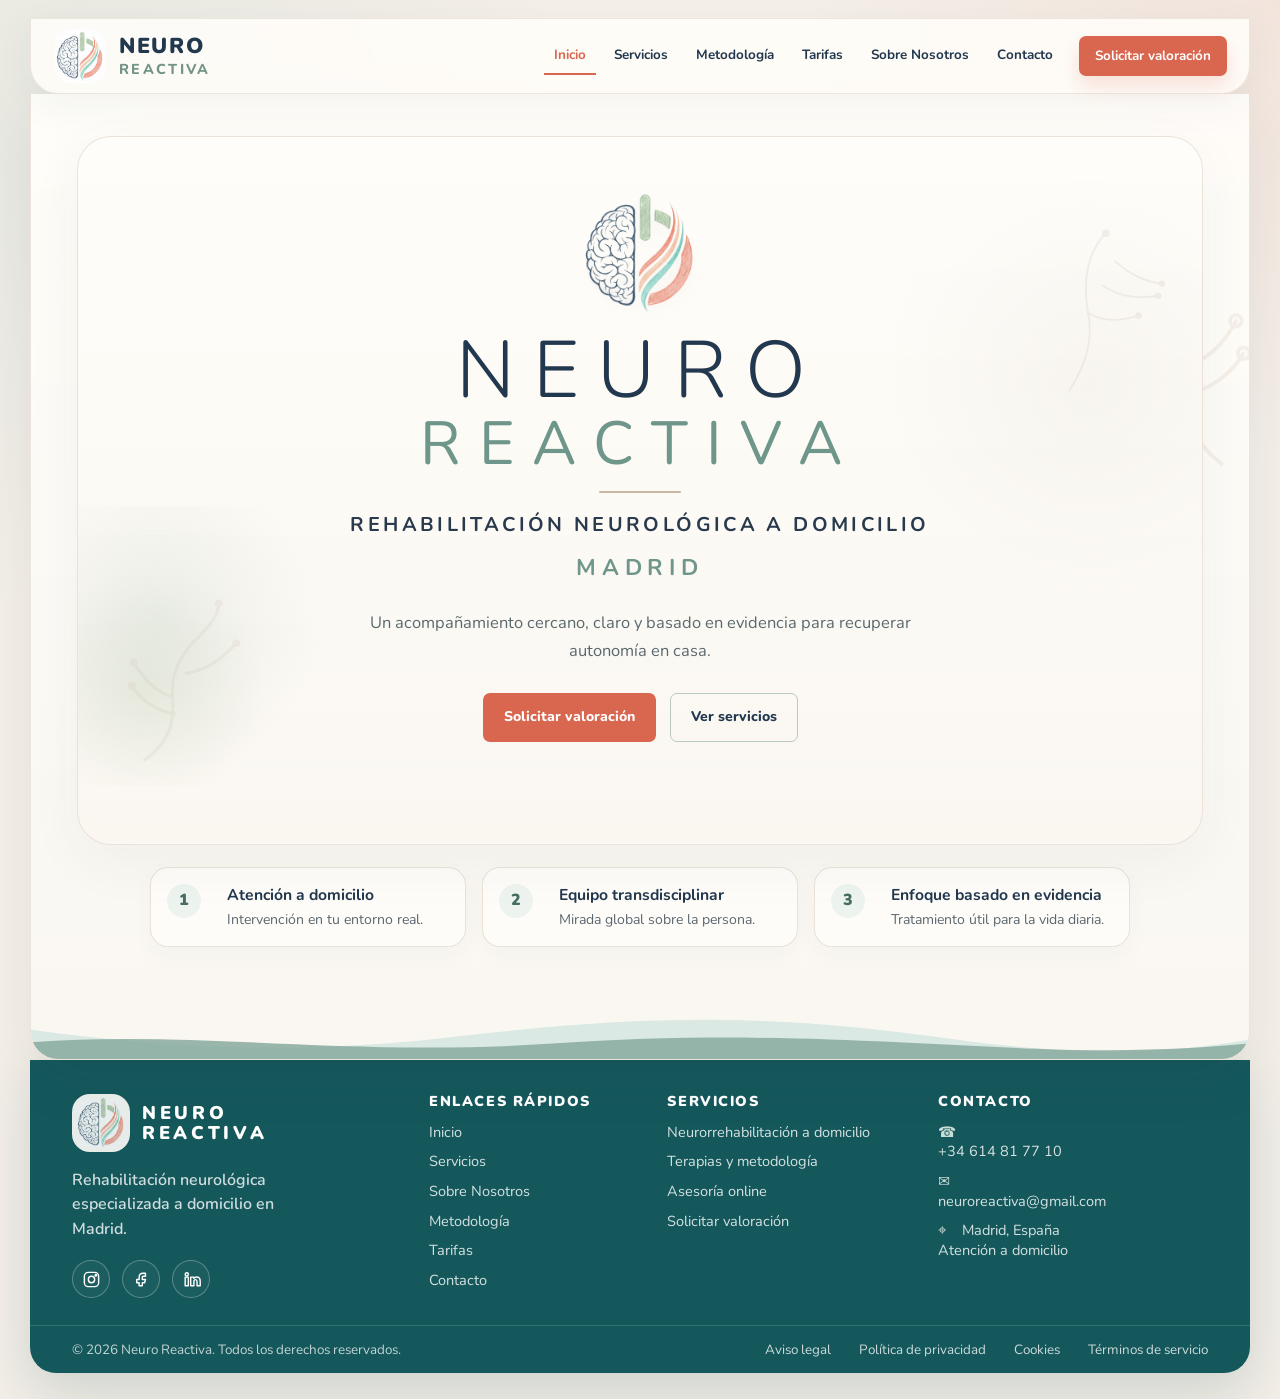
<file: index.html>
<!doctype html>
<html lang="es">
<head>
<meta charset="utf-8">
<meta name="viewport" content="width=device-width, initial-scale=1">
<title>Inicio | Neuro Reactiva</title>
<meta name="description" content="Rehabilitación neurológica a domicilio en Madrid. Atención cercana, equipo transdisciplinar y enfoque basado en evidencia.">
<link rel="preconnect" href="https://fonts.googleapis.com">
<link rel="preconnect" href="https://fonts.gstatic.com" crossorigin>
<link href="https://fonts.googleapis.com/css2?family=Nunito:wght@400;500;600;700;800;900&display=swap" rel="stylesheet">
<link rel="stylesheet" href="style-v38.css">
</head>
<body>
<div class="site">
<header class="nav">
  <a class="brand" href="index.html">
    <img src="logo-neuro-reactiva.png" alt="Neuro Reactiva">
    <div class="brand-name">Neuro<span>Reactiva</span></div>
  </a>
  <nav class="links"><a href="index.html" class="active">Inicio</a><a href="servicios.html">Servicios</a><a href="metodologia.html">Metodología</a><a href="tarifas.html">Tarifas</a><a href="sobre-nosotros.html">Sobre Nosotros</a><a href="contacto.html">Contacto</a><a href="solicitar-valoracion.html" class="cta">Solicitar valoración</a></nav>
</header>
<main>
<section class="panel home-hero-panel">
  <svg class="botanical right cover-botanical" viewBox="0 0 220 260" aria-hidden="true">
    <path d="M35 240 C70 212, 80 178, 78 140 C76 103, 98 78, 122 54 C142 34, 149 20, 148 10"/>
    <path d="M78 140 C50 132, 31 112, 20 90"/>
    <path d="M78 168 C48 164, 25 146, 12 124"/>
    <path d="M92 105 C122 102, 148 85, 168 62"/>
    <path d="M110 68 C138 76, 166 72, 194 54"/>
    <circle cx="20" cy="90" r="6"/><circle cx="12" cy="124" r="6"/>
    <circle cx="168" cy="62" r="6"/><circle cx="194" cy="54" r="6"/><circle cx="148" cy="10" r="6"/>
  </svg>
  <div class="panel-inner hero-cover-home">
    <div class="cover-frame">
      <div class="cover-left-blur"></div>
      <div class="cover-soft-right"></div>
      <svg class="cover-floral-left" viewBox="0 0 200 220" aria-hidden="true">
        <path d="M28 205 C58 184, 66 158, 63 126 C60 96, 74 70, 98 48 C115 31, 121 18, 121 8"/>
        <path d="M63 126 C40 118, 25 101, 14 82"/><path d="M65 147 C42 143, 24 129, 12 112"/>
        <path d="M80 96 C104 92, 126 78, 143 58"/><circle cx="14" cy="82" r="5"/><circle cx="12" cy="112" r="5"/><circle cx="143" cy="58" r="5"/><circle cx="121" cy="8" r="5"/>
      </svg>
      <div class="cover-center">
        <img class="cover-logo cover-logo-clean" src="logo-neuro-reactiva-transparent.png" alt="Neuro Reactiva">
        <div class="cover-wordmark">NEURO<br><span>REACTIVA</span></div>
        <div class="cover-divider"></div>
        <p class="cover-subtitle">Rehabilitación neurológica a domicilio</p>
        <p class="cover-location">Madrid</p>
        <p class="cover-copy">Un acompañamiento cercano, claro y basado en evidencia para recuperar autonomía en casa.</p>
        <div class="cover-actions">
          <a class="btn primary" href="solicitar-valoracion.html">Solicitar valoración</a>
          <a class="btn secondary" href="servicios.html">Ver servicios</a>
        </div>
      </div>
      <svg class="cover-line-art" viewBox="0 0 620 430" aria-hidden="true">
        <path d="M470 36 C430 76 420 142 432 206 C444 264 426 320 392 372"/>
        <path d="M490 96 C520 122 548 138 590 144"/>
        <path d="M464 148 C500 172 536 176 582 170"/>
        <path d="M430 206 C466 226 498 224 540 212"/>
        <circle cx="590" cy="144" r="7"/><circle cx="582" cy="170" r="7"/><circle cx="540" cy="212" r="7"/><circle cx="470" cy="36" r="8"/>
      </svg>
    </div>
    <div class="home-points">
      <div class="point"><span>1</span><div><strong>Atención a domicilio</strong><p>Intervención en tu entorno real.</p></div></div>
      <div class="point"><span>2</span><div><strong>Equipo transdisciplinar</strong><p>Mirada global sobre la persona.</p></div></div>
      <div class="point"><span>3</span><div><strong>Enfoque basado en evidencia</strong><p>Tratamiento útil para la vida diaria.</p></div></div>
    </div>
  </div>
  <div class="home-wave"><svg viewBox="0 0 1200 92" preserveAspectRatio="none"><path d="M0 44 C156 78 278 82 424 54 C604 20 732 18 904 58 C1036 88 1120 82 1200 60 L1200 92 L0 92 Z" fill="#dbe9e4"/><path d="M0 64 C162 44 310 88 514 66 C712 44 846 66 990 74 C1080 80 1146 74 1200 66 L1200 92 L0 92 Z" fill="#86a99e" opacity=".82"/></svg></div>
</section>
</main>
</div>
<footer class="site-footer">
  <div class="footer-main">
    <div class="footer-brand">
      <a href="index.html" class="footer-logo" aria-label="Neuro Reactiva"><img src="logo-neuro-reactiva.png" alt="Neuro Reactiva"><span class="footer-wordmark">Neuro<br>Reactiva</span></a>
      <p>Rehabilitación neurológica especializada a domicilio en Madrid.</p>
     <div class="footer-social" aria-label="Redes sociales">
  <a href="https://www.instagram.com/neuroreactiva" target="_blank" rel="noopener" aria-label="Instagram" title="Instagram">
    <svg viewBox="0 0 24 24" aria-hidden="true">
      <rect x="3" y="3" width="18" height="18" rx="5"></rect>
      <circle cx="12" cy="12" r="4"></circle>
      <circle cx="17.5" cy="6.5" r="1"></circle>
    </svg>
  </a>

  <a href="https://www.facebook.com/profile.php?id=61587282415528" target="_blank" rel="noopener" aria-label="Facebook" title="Facebook">
    <svg viewBox="0 0 24 24" aria-hidden="true">
      <path d="M14 8h3V4h-3c-3 0-5 2-5 5v3H6v4h3v4h4v-4h3l1-4h-4V9c0-.6.4-1 1-1z"></path>
    </svg>
  </a>

  <a href="https://www.linkedin.com/company/neuro-reactiva" target="_blank" rel="noopener" aria-label="LinkedIn" title="LinkedIn">
    <svg viewBox="0 0 24 24" aria-hidden="true">
      <rect x="4" y="9" width="4" height="11"></rect>
      <circle cx="6" cy="5.5" r="2"></circle>
      <path d="M11 9h4v1.6c.7-1 1.8-1.8 3.4-1.8 2.5 0 4.6 1.7 4.6 5.3V20h-4v-5.4c0-1.5-.6-2.4-1.9-2.4-1.2 0-2.1.9-2.1 2.4V20h-4V9z"></path>
    </svg>
  </a>
</div>
    </div>
    <div class="footer-col"><h2>Enlaces rápidos</h2><a href="index.html">Inicio</a><a href="servicios.html">Servicios</a><a href="sobre-nosotros.html">Sobre Nosotros</a><a href="metodologia.html">Metodología</a><a href="tarifas.html">Tarifas</a><a href="contacto.html">Contacto</a></div>
    <div class="footer-col"><h2>Servicios</h2><a href="servicios.html">Neurorrehabilitación a domicilio</a><a href="metodologia.html">Terapias y metodología</a><a href="tarifas.html">Asesoría online</a><a href="solicitar-valoracion.html">Solicitar valoración</a></div>
    <div class="footer-col footer-contact"><h2>Contacto</h2><p><span>☎</span> <a href="tel:+34614817710">+34 614 81 77 10</a></p><p><span>✉</span> <a href="mailto:neuroreactiva@gmail.com">neuroreactiva@gmail.com</a></p><p><span>⌖</span> Madrid, España<br>Atención a domicilio</p></div>
  </div>
  <div class="footer-bottom"><span>© 2026 Neuro Reactiva. Todos los derechos reservados.</span><nav><a href="aviso-legal.html">Aviso legal</a><a href="politica-privacidad.html">Política de privacidad</a><a href="politica-cookies.html">Cookies</a><a href="terminos-servicio.html">Términos de servicio</a></nav></div>
</footer>
</body>
</html>
</file>
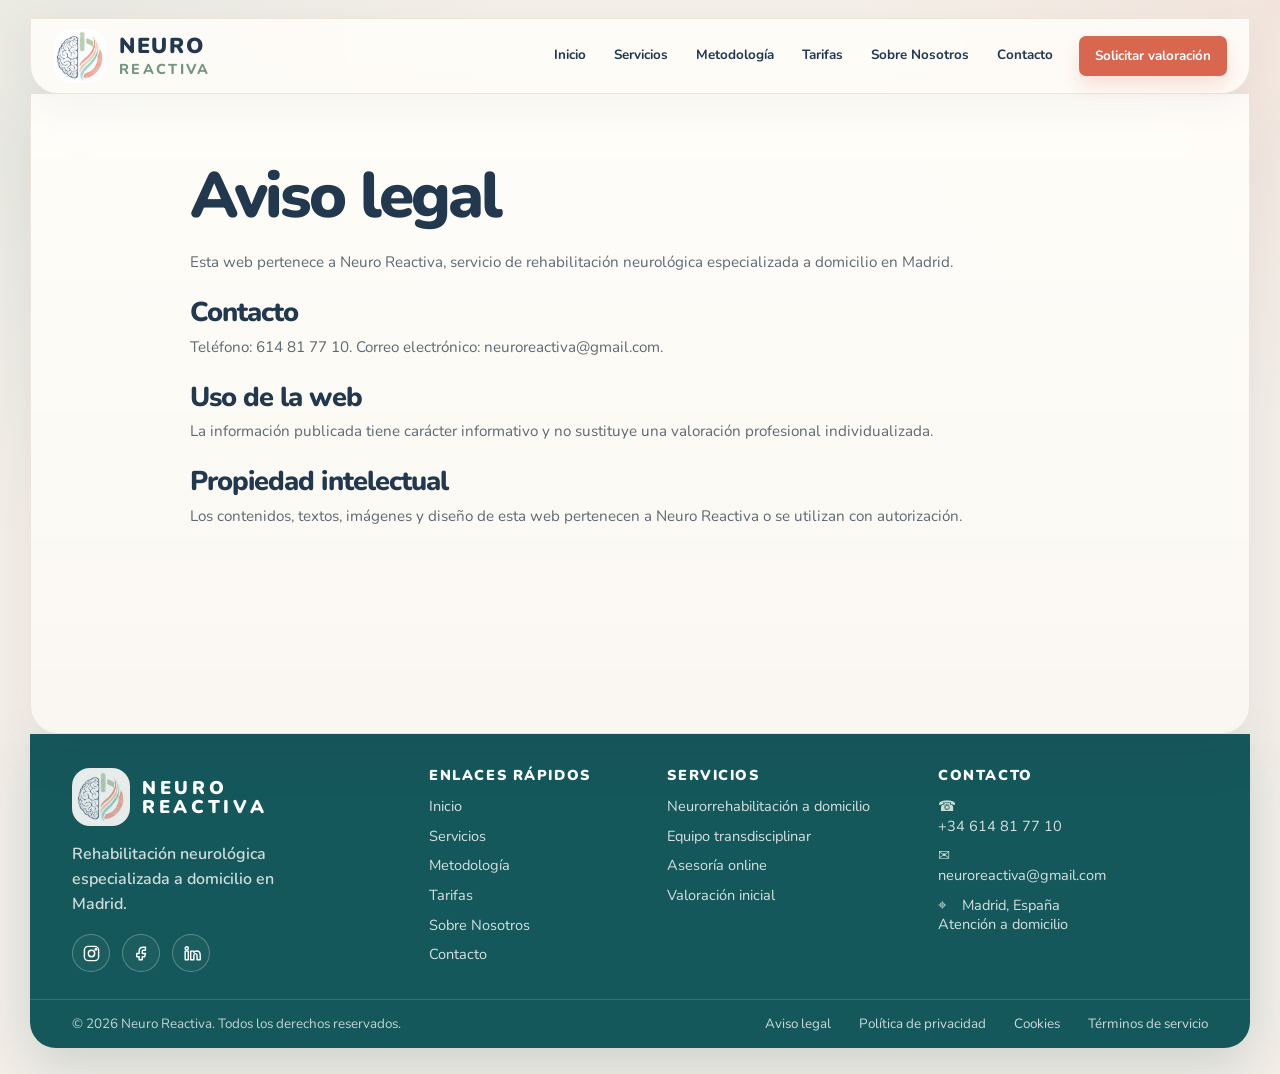
<file: aviso-legal.html>
<!doctype html>
<html lang="es">
<head>
<meta charset="utf-8">
<meta name="viewport" content="width=device-width, initial-scale=1">
<title>Aviso legal | Neuro Reactiva</title>
<meta name="description" content="Información legal de Neuro Reactiva.">
<link rel="preconnect" href="https://fonts.googleapis.com">
<link rel="preconnect" href="https://fonts.gstatic.com" crossorigin>
<link href="https://fonts.googleapis.com/css2?family=Nunito:wght;500;600;700;800;900&display=swap" rel="stylesheet">
<link rel="stylesheet" href="style-v38.css">
</head>
<body>
<div class="site">
<header class="nav">
      <a class="brand" href="index.html">
        <img src="logo-neuro-reactiva.png" alt="Neuro Reactiva">
        <div class="brand-name">Neuro<span>Reactiva</span></div>
      </a>
      <nav class="links"><a href="index.html">Inicio</a><a href="servicios.html">Servicios</a><a href="metodologia.html">Metodología</a><a href="tarifas.html">Tarifas</a><a href="sobre-nosotros.html">Sobre Nosotros</a><a href="contacto.html">Contacto</a><a href="solicitar-valoracion.html" class="cta">Solicitar valoración</a></nav>
    </header>
<main><section class="panel"><div class="panel-inner"><div class="legal"><span class="kicker">Información legal</span><h1>Aviso legal</h1>
<p>Esta web pertenece a Neuro Reactiva, servicio de rehabilitación neurológica especializada a domicilio en Madrid.</p>
<h2>Contacto</h2><p>Teléfono: 614 81 77 10. Correo electrónico: neuroreactiva@gmail.com.</p>
<h2>Uso de la web</h2><p>La información publicada tiene carácter informativo y no sustituye una valoración profesional individualizada.</p>
<h2>Propiedad intelectual</h2><p>Los contenidos, textos, imágenes y diseño de esta web pertenecen a Neuro Reactiva o se utilizan con autorización.</p></div></div></section></main>
</div>
<footer class="site-footer">
  <div class="footer-main">
    <div class="footer-brand">
      <a href="index.html" class="footer-logo" aria-label="Neuro Reactiva">
        <img src="logo-neuro-reactiva.png" alt="Neuro Reactiva">
        <span class="footer-wordmark">Neuro<br>Reactiva</span>
      </a>
      <p>Rehabilitación neurológica especializada a domicilio en Madrid.</p>
      <div class="footer-social" aria-label="Redes sociales">
  <a href="https://www.instagram.com/neuroreactiva" target="_blank" rel="noopener" aria-label="Instagram" title="Instagram">
    <svg viewBox="0 0 24 24" aria-hidden="true">
      <rect x="3" y="3" width="18" height="18" rx="5"></rect>
      <circle cx="12" cy="12" r="4"></circle>
      <circle cx="17.5" cy="6.5" r="1"></circle>
    </svg>
  </a>

  <a href="https://www.facebook.com/profile.php?id=61587282415528" target="_blank" rel="noopener" aria-label="Facebook" title="Facebook">
    <svg viewBox="0 0 24 24" aria-hidden="true">
      <path d="M14 8h3V4h-3c-3 0-5 2-5 5v3H6v4h3v4h4v-4h3l1-4h-4V9c0-.6.4-1 1-1z"></path>
    </svg>
  </a>

  <a href="https://www.linkedin.com/company/neuro-reactiva" target="_blank" rel="noopener" aria-label="LinkedIn" title="LinkedIn">
    <svg viewBox="0 0 24 24" aria-hidden="true">
      <rect x="4" y="9" width="4" height="11"></rect>
      <circle cx="6" cy="5.5" r="2"></circle>
      <path d="M11 9h4v1.6c.7-1 1.8-1.8 3.4-1.8 2.5 0 4.6 1.7 4.6 5.3V20h-4v-5.4c0-1.5-.6-2.4-1.9-2.4-1.2 0-2.1.9-2.1 2.4V20h-4V9z"></path>
    </svg>
  </a>
</div>
    </div>
    <div class="footer-col">
      <h2>Enlaces rápidos</h2>
      <a href="index.html">Inicio</a>
      <a href="servicios.html">Servicios</a>
      <a href="metodologia.html">Metodología</a>
      <a href="tarifas.html">Tarifas</a>
      <a href="sobre-nosotros.html">Sobre Nosotros</a>
      <a href="contacto.html">Contacto</a>
    </div>
    <div class="footer-col">
      <h2>Servicios</h2>
      <a href="servicios.html">Neurorrehabilitación a domicilio</a>
      <a href="metodologia.html">Equipo transdisciplinar</a>
      <a href="tarifas.html">Asesoría online</a>
      <a href="solicitar-valoracion.html">Valoración inicial</a>
    </div>
    <div class="footer-col footer-contact">
      <h2>Contacto</h2>
      <p><span>☎</span> <a href="tel:+34614817710">+34 614 81 77 10</a></p>
      <p><span>✉</span> <a href="mailto:neuroreactiva@gmail.com">neuroreactiva@gmail.com</a></p>
      <p><span>⌖</span> Madrid, España<br>Atención a domicilio</p>
    </div>
  </div>
  <div class="footer-bottom">
    <span>© 2026 Neuro Reactiva. Todos los derechos reservados.</span>
    <nav>
      <a href="aviso-legal.html">Aviso legal</a>
      <a href="politica-privacidad.html">Política de privacidad</a>
      <a href="politica-cookies.html">Cookies</a>
      <a href="terminos-servicio.html">Términos de servicio</a>
    </nav>
  </div>
</footer>
</body>
</html>
</file>
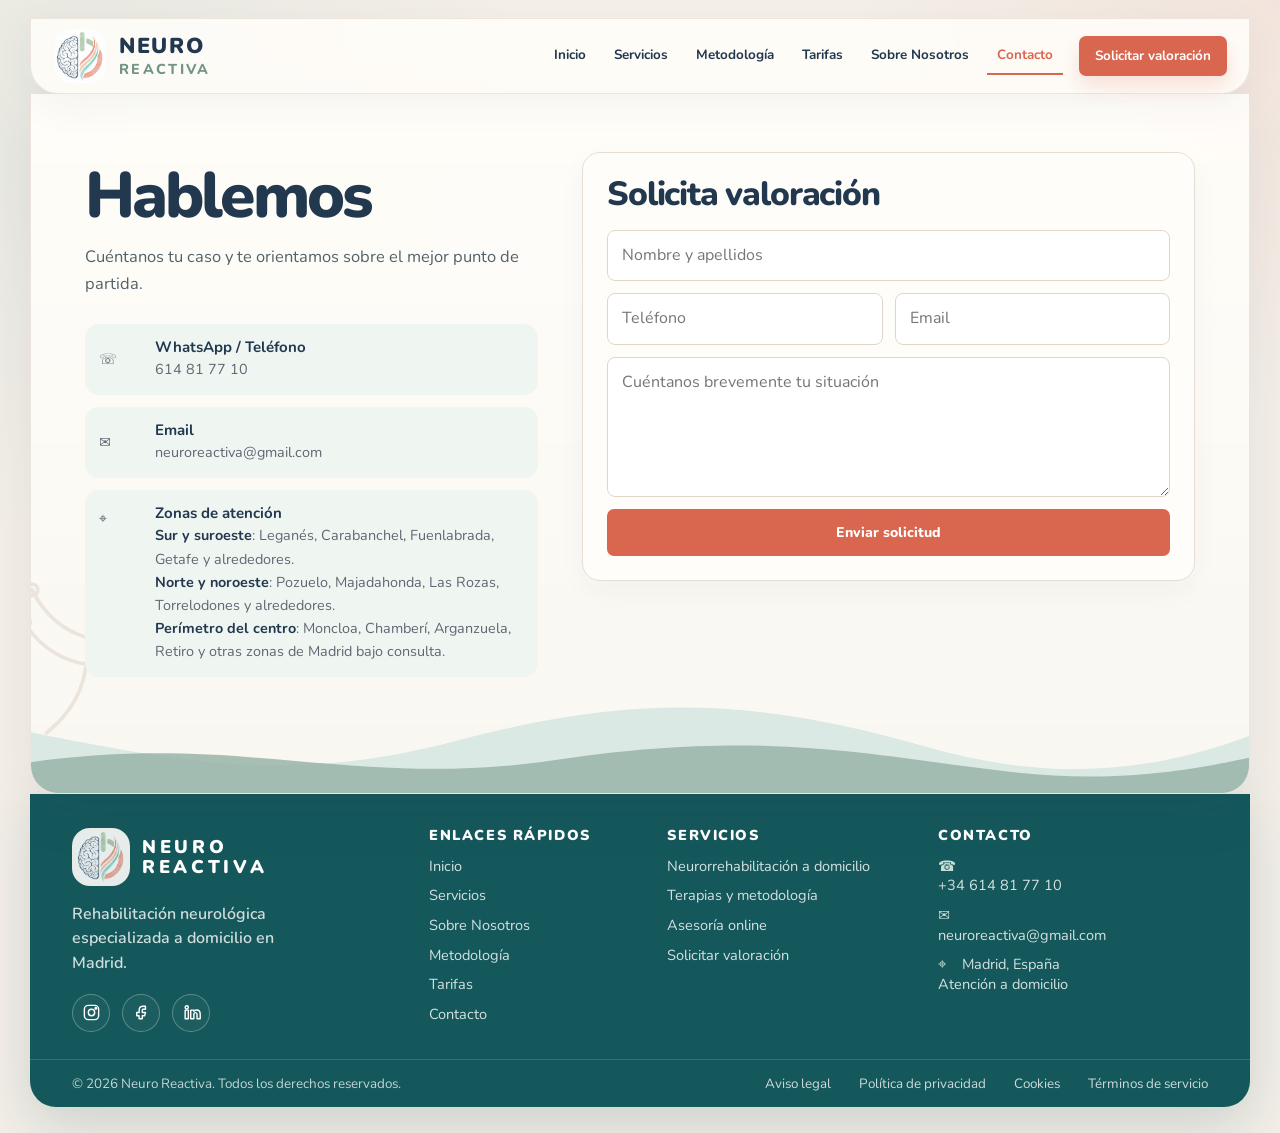
<file: contacto.html>
<!doctype html>
<html lang="es">
<head><meta charset="utf-8"><meta name="viewport" content="width=device-width, initial-scale=1"><title>Contacto | Neuro Reactiva</title><meta name="description" content="Rehabilitación neurológica a domicilio en Madrid. Atención cercana, equipo transdisciplinar y enfoque basado en evidencia."><link rel="preconnect" href="https://fonts.googleapis.com"><link rel="preconnect" href="https://fonts.gstatic.com" crossorigin><link href="https://fonts.googleapis.com/css2?family=Nunito:wght@400;500;600;700;800;900&display=swap" rel="stylesheet"><link rel="stylesheet" href="style-v38.css"></head>
<body><div class="site"><header class="nav"><a class="brand" href="index.html"><img src="logo-neuro-reactiva.png" alt="Neuro Reactiva"><div class="brand-name">Neuro<span>Reactiva</span></div></a><nav class="links"><a href="index.html">Inicio</a><a href="servicios.html">Servicios</a><a href="metodologia.html">Metodología</a><a href="tarifas.html">Tarifas</a><a href="sobre-nosotros.html">Sobre Nosotros</a><a href="contacto.html" class="active">Contacto</a><a href="solicitar-valoracion.html" class="cta">Solicitar valoración</a></nav></header>
<main><section class="panel"><svg class="botanical" viewBox="0 0 220 260" aria-hidden="true"><path d="M35 240 C70 212, 80 178, 78 140 C76 103, 98 78, 122 54 C142 34, 149 20, 148 10"/><path d="M78 140 C50 132, 31 112, 20 90"/><path d="M78 168 C48 164, 25 146, 12 124"/><path d="M92 105 C122 102, 148 85, 168 62"/><path d="M110 68 C138 76, 166 72, 194 54"/><circle cx="20" cy="90" r="6"/><circle cx="12" cy="124" r="6"/><circle cx="168" cy="62" r="6"/><circle cx="194" cy="54" r="6"/><circle cx="148" cy="10" r="6"/></svg><div class="wave"><svg viewBox="0 0 1200 130" preserveAspectRatio="none"><path d="M0 62 C160 98 264 118 424 70 C600 18 720 26 882 78 C1000 116 1100 108 1200 66 L1200 130 L0 130 Z" fill="#dbe9e4"/><path d="M0 95 C210 62 320 126 520 92 C722 58 830 88 960 105 C1070 120 1150 102 1200 90 L1200 130 L0 130 Z" fill="#96b2a8" opacity=".82"/></svg></div>
<div class="panel-inner"><div class="contact-grid"><div><h1 style="margin:12px 0 14px">Hablemos</h1><p class="lead">Cuéntanos tu caso y te orientamos sobre el mejor punto de partida.</p><div class="info-list"><div class="info"><span class="ico">☏</span><div><b>WhatsApp / Teléfono</b><span><a href="tel:+34614817710">614 81 77 10</a></span></div></div><div class="info"><span class="ico">✉</span><div><b>Email</b><span><a href="mailto:neuroreactiva@gmail.com">neuroreactiva@gmail.com</a></span></div></div><div class="info info-zones"><span class="ico">⌖</span><div><b>Zonas de atención</b><span><strong>Sur y suroeste</strong>: Leganés, Carabanchel, Fuenlabrada, Getafe y alrededores.<br><strong>Norte y noroeste</strong>: Pozuelo, Majadahonda, Las Rozas, Torrelodones y alrededores.<br><strong>Perímetro del centro</strong>: Moncloa, Chamberí, Arganzuela, Retiro y otras zonas de Madrid bajo consulta.</span></div></div></div></div><div class="form"><h2>Solicita valoración</h2><form class="form-grid" action="mailto:neuroreactiva@gmail.com" method="post" enctype="text/plain"><input name="nombre" placeholder="Nombre y apellidos"><div class="two"><input name="telefono" placeholder="Teléfono"><input name="email" placeholder="Email"></div><textarea name="mensaje" placeholder="Cuéntanos brevemente tu situación"></textarea><button class="btn primary" type="submit">Enviar solicitud</button></form></div></div></div></section></main></div>
<footer class="site-footer"><div class="footer-main"><div class="footer-brand"><a href="index.html" class="footer-logo" aria-label="Neuro Reactiva"><img src="logo-neuro-reactiva.png" alt="Neuro Reactiva"><span class="footer-wordmark">Neuro<br>Reactiva</span></a><p>Rehabilitación neurológica especializada a domicilio en Madrid.</p><div class="footer-social" aria-label="Redes sociales">
  <a href="https://www.instagram.com/neuroreactiva" target="_blank" rel="noopener" aria-label="Instagram" title="Instagram">
    <svg viewBox="0 0 24 24" aria-hidden="true">
      <rect x="3" y="3" width="18" height="18" rx="5"></rect>
      <circle cx="12" cy="12" r="4"></circle>
      <circle cx="17.5" cy="6.5" r="1"></circle>
    </svg>
  </a>

  <a href="https://www.facebook.com/profile.php?id=61587282415528" target="_blank" rel="noopener" aria-label="Facebook" title="Facebook">
    <svg viewBox="0 0 24 24" aria-hidden="true">
      <path d="M14 8h3V4h-3c-3 0-5 2-5 5v3H6v4h3v4h4v-4h3l1-4h-4V9c0-.6.4-1 1-1z"></path>
    </svg>
  </a>

  <a href="https://www.linkedin.com/company/neuro-reactiva" target="_blank" rel="noopener" aria-label="LinkedIn" title="LinkedIn">
    <svg viewBox="0 0 24 24" aria-hidden="true">
      <rect x="4" y="9" width="4" height="11"></rect>
      <circle cx="6" cy="5.5" r="2"></circle>
      <path d="M11 9h4v1.6c.7-1 1.8-1.8 3.4-1.8 2.5 0 4.6 1.7 4.6 5.3V20h-4v-5.4c0-1.5-.6-2.4-1.9-2.4-1.2 0-2.1.9-2.1 2.4V20h-4V9z"></path>
    </svg>
  </a>
</div></div><div class="footer-col"><h2>Enlaces rápidos</h2><a href="index.html">Inicio</a><a href="servicios.html">Servicios</a><a href="sobre-nosotros.html">Sobre Nosotros</a><a href="metodologia.html">Metodología</a><a href="tarifas.html">Tarifas</a><a href="contacto.html">Contacto</a></div><div class="footer-col"><h2>Servicios</h2><a href="servicios.html">Neurorrehabilitación a domicilio</a><a href="metodologia.html">Terapias y metodología</a><a href="tarifas.html">Asesoría online</a><a href="solicitar-valoracion.html">Solicitar valoración</a></div><div class="footer-col footer-contact"><h2>Contacto</h2><p><span>☎</span> <a href="tel:+34614817710">+34 614 81 77 10</a></p><p><span>✉</span> <a href="mailto:neuroreactiva@gmail.com">neuroreactiva@gmail.com</a></p><p><span>⌖</span> Madrid, España<br>Atención a domicilio</p></div></div><div class="footer-bottom"><span>© 2026 Neuro Reactiva. Todos los derechos reservados.</span><nav><a href="aviso-legal.html">Aviso legal</a><a href="politica-privacidad.html">Política de privacidad</a><a href="politica-cookies.html">Cookies</a><a href="terminos-servicio.html">Términos de servicio</a></nav></div></footer>
</body></html>
</file>
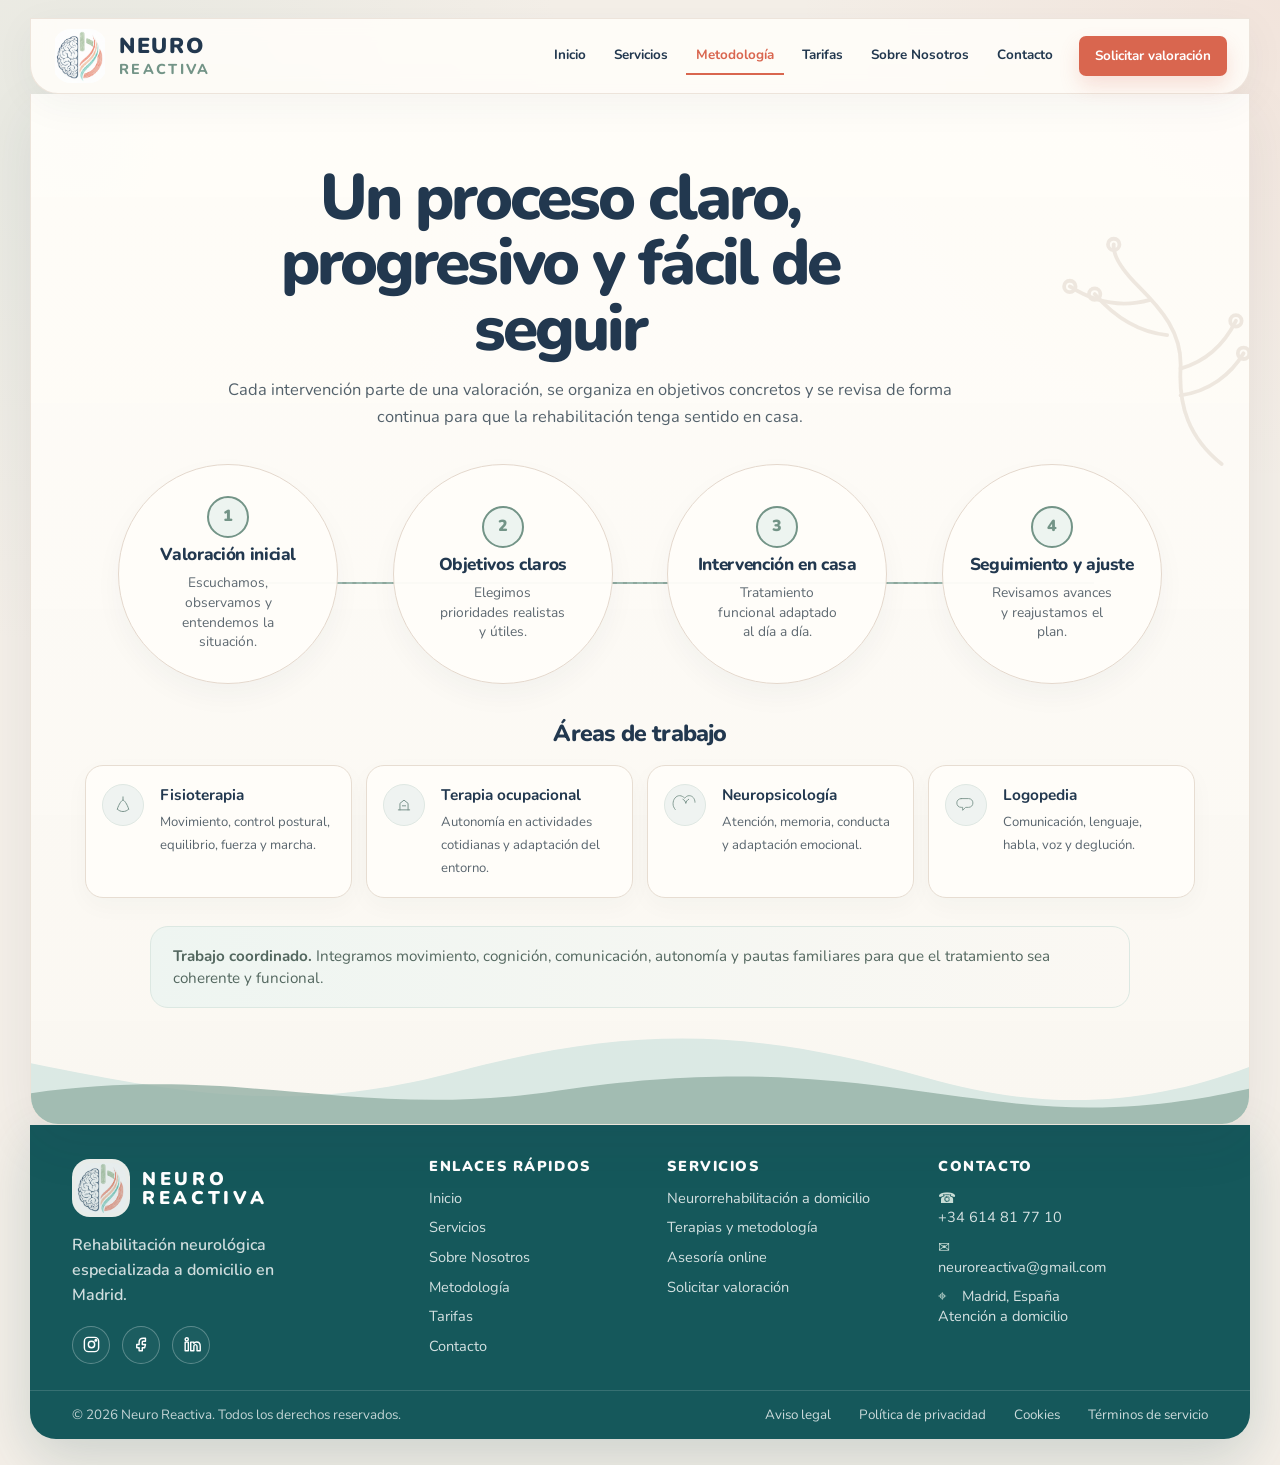
<file: metodologia.html>
<!doctype html>
<html lang="es">
<head><meta charset="utf-8"><meta name="viewport" content="width=device-width, initial-scale=1"><title>Metodología | Neuro Reactiva</title><meta name="description" content="Metodología de trabajo de Neuro Reactiva."><link rel="preconnect" href="https://fonts.googleapis.com"><link rel="preconnect" href="https://fonts.gstatic.com" crossorigin><link href="https://fonts.googleapis.com/css2?family=Nunito:wght@400;500;600;700;800;900&display=swap" rel="stylesheet"><link rel="stylesheet" href="style-v38.css"></head>
<body><div class="site"><header class="nav"><a class="brand" href="index.html"><img src="logo-neuro-reactiva.png" alt="Neuro Reactiva"><div class="brand-name">Neuro<span>Reactiva</span></div></a><nav class="links"><a href="index.html">Inicio</a><a href="servicios.html">Servicios</a><a href="metodologia.html" class="active">Metodología</a><a href="tarifas.html">Tarifas</a><a href="sobre-nosotros.html">Sobre Nosotros</a><a href="contacto.html">Contacto</a><a href="solicitar-valoracion.html" class="cta">Solicitar valoración</a></nav></header>
<main><section class="panel"><svg class="botanical right" viewBox="0 0 220 260" aria-hidden="true"><path d="M35 240 C70 212, 80 178, 78 140 C76 103, 98 78, 122 54 C142 34, 149 20, 148 10"/><path d="M78 140 C50 132, 31 112, 20 90"/><path d="M78 168 C48 164, 25 146, 12 124"/><path d="M92 105 C122 102, 148 85, 168 62"/><path d="M110 68 C138 76, 166 72, 194 54"/><circle cx="20" cy="90" r="6"/><circle cx="12" cy="124" r="6"/><circle cx="168" cy="62" r="6"/><circle cx="194" cy="54" r="6"/><circle cx="148" cy="10" r="6"/></svg><div class="wave"><svg viewBox="0 0 1200 130" preserveAspectRatio="none"><path d="M0 62 C160 98 264 118 424 70 C600 18 720 26 882 78 C1000 116 1100 108 1200 66 L1200 130 L0 130 Z" fill="#dbe9e4"/><path d="M0 95 C210 62 320 126 520 92 C722 58 830 88 960 105 C1070 120 1150 102 1200 90 L1200 130 L0 130 Z" fill="#96b2a8" opacity=".82"/></svg></div>
<div class="panel-inner method-layout"><div class="method-heading"><h1>Un proceso claro, progresivo y fácil de seguir</h1><p class="lead">Cada intervención parte de una valoración, se organiza en objetivos concretos y se revisa de forma continua para que la rehabilitación tenga sentido en casa.</p></div>
<div class="path path-circles">
  <article class="step circle-step"><div class="circle-step-inner"><div class="step-num">1</div><h3>Valoración inicial</h3><p>Escuchamos, observamos y entendemos la situación.</p></div></article>
  <article class="step circle-step"><div class="circle-step-inner"><div class="step-num">2</div><h3>Objetivos claros</h3><p>Elegimos prioridades realistas y útiles.</p></div></article>
  <article class="step circle-step"><div class="circle-step-inner"><div class="step-num">3</div><h3>Intervención en casa</h3><p>Tratamiento funcional adaptado al día a día.</p></div></article>
  <article class="step circle-step"><div class="circle-step-inner"><div class="step-num">4</div><h3>Seguimiento y ajuste</h3><p>Revisamos avances y reajustamos el plan.</p></div></article>
</div>
<h2 class="areas-title">Áreas de trabajo</h2>
<div class="areas areas-soft">
  <div class="area"><div class="area-icon svg-holder small-icon"><svg viewBox="0 0 64 64" class="line-svg"><path d="M18 42c4-13 11-22 14-22s10 9 14 22"/><path d="M18 42c4 4 8 6 14 6s10-2 14-6"/><path d="M32 20v-8"/></svg></div><div><strong>Fisioterapia</strong><span>Movimiento, control postural, equilibrio, fuerza y marcha.</span></div></div>
  <div class="area"><div class="area-icon svg-holder small-icon"><svg viewBox="0 0 64 64" class="line-svg"><path d="M18 44h28"/><path d="M22 44V28l10-8 10 8v16"/><path d="M28 34h8"/></svg></div><div><strong>Terapia ocupacional</strong><span>Autonomía en actividades cotidianas y adaptación del entorno.</span></div></div>
  <div class="area"><div class="area-icon svg-holder small-icon"><svg viewBox="0 0 64 64" class="line-svg"><path d="M20 48c-4-5-6-10-6-16 0-12 8-22 18-22 5 0 10 3 14 7 3-4 7-7 12-7 9 0 16 8 16 18" transform="translate(-10 0) scale(.9)"/><path d="M27 18c4 2 6 5 7 10 1-5 3-8 7-10"/></svg></div><div><strong>Neuropsicología</strong><span>Atención, memoria, conducta y adaptación emocional.</span></div></div>
  <div class="area"><div class="area-icon svg-holder small-icon"><svg viewBox="0 0 64 64" class="line-svg"><path d="M18 18h20c7 0 12 5 12 12s-5 12-12 12H30l-8 8v-8h-4c-7 0-12-5-12-12s5-12 12-12z" transform="translate(4 0) scale(.9)"/></svg></div><div><strong>Logopedia</strong><span>Comunicación, lenguaje, habla, voz y deglución.</span></div></div>
</div><div class="note method-note"><strong>Trabajo coordinado.</strong> Integramos movimiento, cognición, comunicación, autonomía y pautas familiares para que el tratamiento sea coherente y funcional.</div></div></section></main></div>
<footer class="site-footer"><div class="footer-main"><div class="footer-brand"><a href="index.html" class="footer-logo" aria-label="Neuro Reactiva"><img src="logo-neuro-reactiva.png" alt="Neuro Reactiva"><span class="footer-wordmark">Neuro<br>Reactiva</span></a><p>Rehabilitación neurológica especializada a domicilio en Madrid.</p><div class="footer-social" aria-label="Redes sociales">
  <a href="https://www.instagram.com/neuroreactiva" target="_blank" rel="noopener" aria-label="Instagram" title="Instagram">
    <svg viewBox="0 0 24 24" aria-hidden="true">
      <rect x="3" y="3" width="18" height="18" rx="5"></rect>
      <circle cx="12" cy="12" r="4"></circle>
      <circle cx="17.5" cy="6.5" r="1"></circle>
    </svg>
  </a>

  <a href="https://www.facebook.com/profile.php?id=61587282415528" target="_blank" rel="noopener" aria-label="Facebook" title="Facebook">
    <svg viewBox="0 0 24 24" aria-hidden="true">
      <path d="M14 8h3V4h-3c-3 0-5 2-5 5v3H6v4h3v4h4v-4h3l1-4h-4V9c0-.6.4-1 1-1z"></path>
    </svg>
  </a>

  <a href="https://www.linkedin.com/company/neuro-reactiva" target="_blank" rel="noopener" aria-label="LinkedIn" title="LinkedIn">
    <svg viewBox="0 0 24 24" aria-hidden="true">
      <rect x="4" y="9" width="4" height="11"></rect>
      <circle cx="6" cy="5.5" r="2"></circle>
      <path d="M11 9h4v1.6c.7-1 1.8-1.8 3.4-1.8 2.5 0 4.6 1.7 4.6 5.3V20h-4v-5.4c0-1.5-.6-2.4-1.9-2.4-1.2 0-2.1.9-2.1 2.4V20h-4V9z"></path>
    </svg>
  </a>
</div></div><div class="footer-col"><h2>Enlaces rápidos</h2><a href="index.html">Inicio</a><a href="servicios.html">Servicios</a><a href="sobre-nosotros.html">Sobre Nosotros</a><a href="metodologia.html">Metodología</a><a href="tarifas.html">Tarifas</a><a href="contacto.html">Contacto</a></div><div class="footer-col"><h2>Servicios</h2><a href="servicios.html">Neurorrehabilitación a domicilio</a><a href="metodologia.html">Terapias y metodología</a><a href="tarifas.html">Asesoría online</a><a href="solicitar-valoracion.html">Solicitar valoración</a></div><div class="footer-col footer-contact"><h2>Contacto</h2><p><span>☎</span> <a href="tel:+34614817710">+34 614 81 77 10</a></p><p><span>✉</span> <a href="mailto:neuroreactiva@gmail.com">neuroreactiva@gmail.com</a></p><p><span>⌖</span> Madrid, España<br>Atención a domicilio</p></div></div><div class="footer-bottom"><span>© 2026 Neuro Reactiva. Todos los derechos reservados.</span><nav><a href="aviso-legal.html">Aviso legal</a><a href="politica-privacidad.html">Política de privacidad</a><a href="politica-cookies.html">Cookies</a><a href="terminos-servicio.html">Términos de servicio</a></nav></div></footer>
</body></html>
</file>
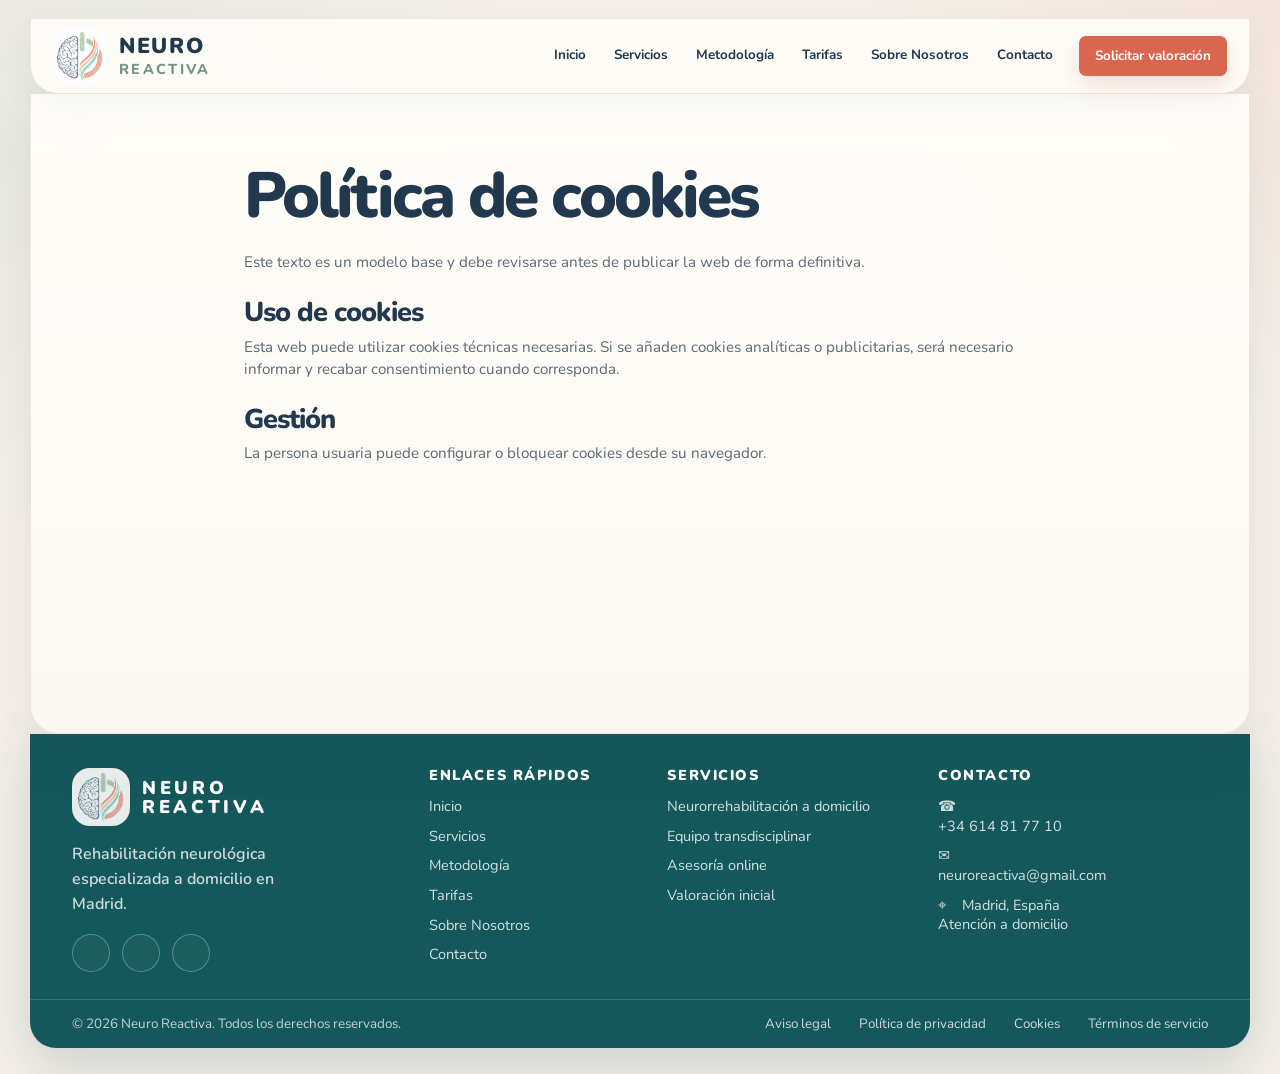
<file: politica-cookies.html>
<!doctype html>
<html lang="es">
<head>
<meta charset="utf-8">
<meta name="viewport" content="width=device-width, initial-scale=1">
<title>Política de cookies | Neuro Reactiva</title>
<meta name="description" content="Rehabilitación neurológica a domicilio en Madrid. Atención cercana, equipo transdisciplinar y enfoque basado en evidencia.">
<link rel="preconnect" href="https://fonts.googleapis.com">
<link rel="preconnect" href="https://fonts.gstatic.com" crossorigin>
<link href="https://fonts.googleapis.com/css2?family=Nunito:wght;500;600;700;800;900&display=swap" rel="stylesheet">
<link rel="stylesheet" href="style-v38.css">
</head>
<body>
<div class="site">
<header class="nav">
      <a class="brand" href="index.html">
        <img src="logo-neuro-reactiva.png" alt="Neuro Reactiva">
        <div class="brand-name">Neuro<span>Reactiva</span></div>
      </a>
      <nav class="links"><a href="index.html" class="">Inicio</a><a href="servicios.html" class="">Servicios</a><a href="metodologia.html" class="">Metodología</a><a href="tarifas.html" class="">Tarifas</a><a href="sobre-nosotros.html" class="">Sobre Nosotros</a><a href="contacto.html" class="">Contacto</a><a href="solicitar-valoracion.html" class="cta ">Solicitar valoración</a></nav>
    </header>
<main><section class="panel">
  <div class="panel-inner legal">
    <span class="kicker">Legal</span>
    <h1>Política de cookies</h1>
    <p>Este texto es un modelo base y debe revisarse antes de publicar la web de forma definitiva.</p>
    <h2>Uso de cookies</h2><p>Esta web puede utilizar cookies técnicas necesarias. Si se añaden cookies analíticas o publicitarias, será necesario informar y recabar consentimiento cuando corresponda.</p>
    <h2>Gestión</h2><p>La persona usuaria puede configurar o bloquear cookies desde su navegador.</p>
  </div>
</section></main>
</div>
<footer class="site-footer">
  <div class="footer-main">
    <div class="footer-brand">
      <a href="index.html" class="footer-logo" aria-label="Neuro Reactiva">
        <img src="logo-neuro-reactiva.png" alt="Neuro Reactiva">
        <span class="footer-wordmark">Neuro<br>Reactiva</span>
      </a>
      <p>Rehabilitación neurológica especializada a domicilio en Madrid.</p>
      <div class="footer-social" aria-label="Redes sociales">
        <a href="https://www.instagram.com/neuroreactiva" target="_blank" rel="noopener" aria-label="Instagram" title="Instagram">IG</a>
        <a href="https://www.facebook.com/profile.php?id=61587282415528" target="_blank" rel="noopener" aria-label="Facebook" title="Facebook">f</a>
        <a href="https://www.linkedin.com/company/neuro-reactiva" target="_blank" rel="noopener" aria-label="LinkedIn" title="LinkedIn">in</a>
      </div>
    </div>
    <div class="footer-col">
      <h2>Enlaces rápidos</h2>
      <a href="index.html">Inicio</a>
      <a href="servicios.html">Servicios</a>
      <a href="metodologia.html">Metodología</a>
      <a href="tarifas.html">Tarifas</a>
      <a href="sobre-nosotros.html">Sobre Nosotros</a>
      <a href="contacto.html">Contacto</a>
    </div>
    <div class="footer-col">
      <h2>Servicios</h2>
      <a href="servicios.html">Neurorrehabilitación a domicilio</a>
      <a href="metodologia.html">Equipo transdisciplinar</a>
      <a href="tarifas.html">Asesoría online</a>
      <a href="solicitar-valoracion.html">Valoración inicial</a>
    </div>
    <div class="footer-col footer-contact">
      <h2>Contacto</h2>
      <p><span>☎</span> <a href="tel:+34614817710">+34 614 81 77 10</a></p>
      <p><span>✉</span> <a href="mailto:neuroreactiva@gmail.com">neuroreactiva@gmail.com</a></p>
      <p><span>⌖</span> Madrid, España<br>Atención a domicilio</p>
    </div>
  </div>
  <div class="footer-bottom">
    <span>© 2026 Neuro Reactiva. Todos los derechos reservados.</span>
    <nav>
      <a href="aviso-legal.html">Aviso legal</a>
      <a href="politica-privacidad.html">Política de privacidad</a>
      <a href="politica-cookies.html">Cookies</a>
      <a href="terminos-servicio.html">Términos de servicio</a>
    </nav>
  </div>
</footer>
</body>
</html>
</file>
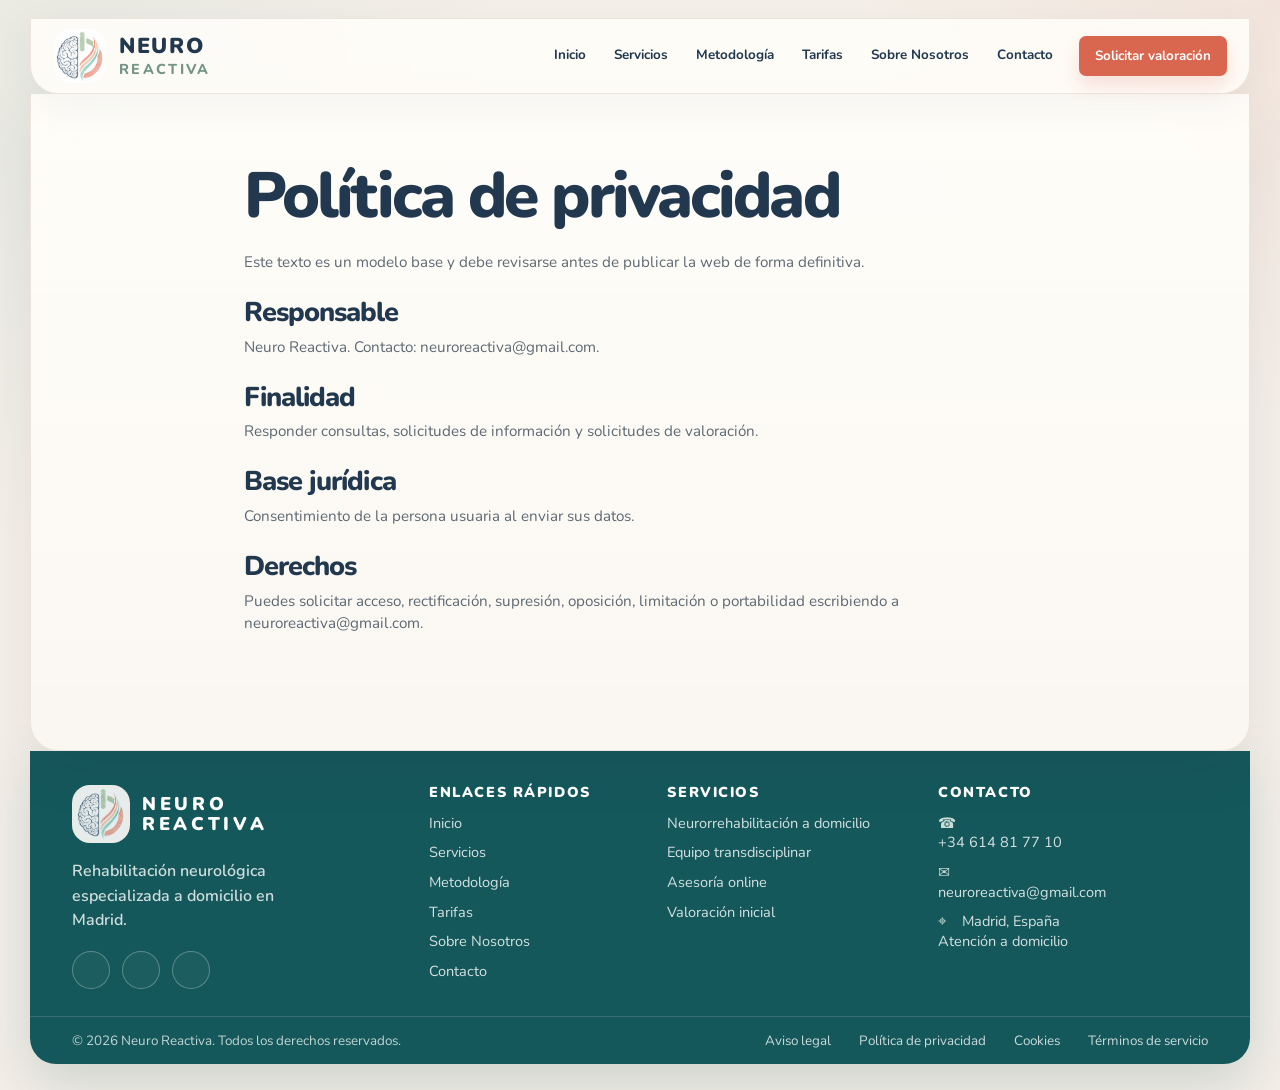
<file: politica-privacidad.html>
<!doctype html>
<html lang="es">
<head>
<meta charset="utf-8">
<meta name="viewport" content="width=device-width, initial-scale=1">
<title>Política de privacidad | Neuro Reactiva</title>
<meta name="description" content="Rehabilitación neurológica a domicilio en Madrid. Atención cercana, equipo transdisciplinar y enfoque basado en evidencia.">
<link rel="preconnect" href="https://fonts.googleapis.com">
<link rel="preconnect" href="https://fonts.gstatic.com" crossorigin>
<link href="https://fonts.googleapis.com/css2?family=Nunito:wght;500;600;700;800;900&display=swap" rel="stylesheet">
<link rel="stylesheet" href="style-v38.css">
</head>
<body>
<div class="site">
<header class="nav">
      <a class="brand" href="index.html">
        <img src="logo-neuro-reactiva.png" alt="Neuro Reactiva">
        <div class="brand-name">Neuro<span>Reactiva</span></div>
      </a>
      <nav class="links"><a href="index.html" class="">Inicio</a><a href="servicios.html" class="">Servicios</a><a href="metodologia.html" class="">Metodología</a><a href="tarifas.html" class="">Tarifas</a><a href="sobre-nosotros.html" class="">Sobre Nosotros</a><a href="contacto.html" class="">Contacto</a><a href="solicitar-valoracion.html" class="cta ">Solicitar valoración</a></nav>
    </header>
<main><section class="panel">
  <div class="panel-inner legal">
    <span class="kicker">Legal</span>
    <h1>Política de privacidad</h1>
    <p>Este texto es un modelo base y debe revisarse antes de publicar la web de forma definitiva.</p>
    <h2>Responsable</h2><p>Neuro Reactiva. Contacto: neuroreactiva@gmail.com.</p>
    <h2>Finalidad</h2><p>Responder consultas, solicitudes de información y solicitudes de valoración.</p>
    <h2>Base jurídica</h2><p>Consentimiento de la persona usuaria al enviar sus datos.</p>
    <h2>Derechos</h2><p>Puedes solicitar acceso, rectificación, supresión, oposición, limitación o portabilidad escribiendo a neuroreactiva@gmail.com.</p>
  </div>
</section></main>
</div>
<footer class="site-footer">
  <div class="footer-main">
    <div class="footer-brand">
      <a href="index.html" class="footer-logo" aria-label="Neuro Reactiva">
        <img src="logo-neuro-reactiva.png" alt="Neuro Reactiva">
        <span class="footer-wordmark">Neuro<br>Reactiva</span>
      </a>
      <p>Rehabilitación neurológica especializada a domicilio en Madrid.</p>
      <div class="footer-social" aria-label="Redes sociales">
        <a href="https://www.instagram.com/neuroreactiva" target="_blank" rel="noopener" aria-label="Instagram" title="Instagram">IG</a>
        <a href="https://www.facebook.com/profile.php?id=61587282415528" target="_blank" rel="noopener" aria-label="Facebook" title="Facebook">f</a>
        <a href="https://www.linkedin.com/company/neuro-reactiva" target="_blank" rel="noopener" aria-label="LinkedIn" title="LinkedIn">in</a>
      </div>
    </div>
    <div class="footer-col">
      <h2>Enlaces rápidos</h2>
      <a href="index.html">Inicio</a>
      <a href="servicios.html">Servicios</a>
      <a href="metodologia.html">Metodología</a>
      <a href="tarifas.html">Tarifas</a>
      <a href="sobre-nosotros.html">Sobre Nosotros</a>
      <a href="contacto.html">Contacto</a>
    </div>
    <div class="footer-col">
      <h2>Servicios</h2>
      <a href="servicios.html">Neurorrehabilitación a domicilio</a>
      <a href="metodologia.html">Equipo transdisciplinar</a>
      <a href="tarifas.html">Asesoría online</a>
      <a href="solicitar-valoracion.html">Valoración inicial</a>
    </div>
    <div class="footer-col footer-contact">
      <h2>Contacto</h2>
      <p><span>☎</span> <a href="tel:+34614817710">+34 614 81 77 10</a></p>
      <p><span>✉</span> <a href="mailto:neuroreactiva@gmail.com">neuroreactiva@gmail.com</a></p>
      <p><span>⌖</span> Madrid, España<br>Atención a domicilio</p>
    </div>
  </div>
  <div class="footer-bottom">
    <span>© 2026 Neuro Reactiva. Todos los derechos reservados.</span>
    <nav>
      <a href="aviso-legal.html">Aviso legal</a>
      <a href="politica-privacidad.html">Política de privacidad</a>
      <a href="politica-cookies.html">Cookies</a>
      <a href="terminos-servicio.html">Términos de servicio</a>
    </nav>
  </div>
</footer>
</body>
</html>
</file>
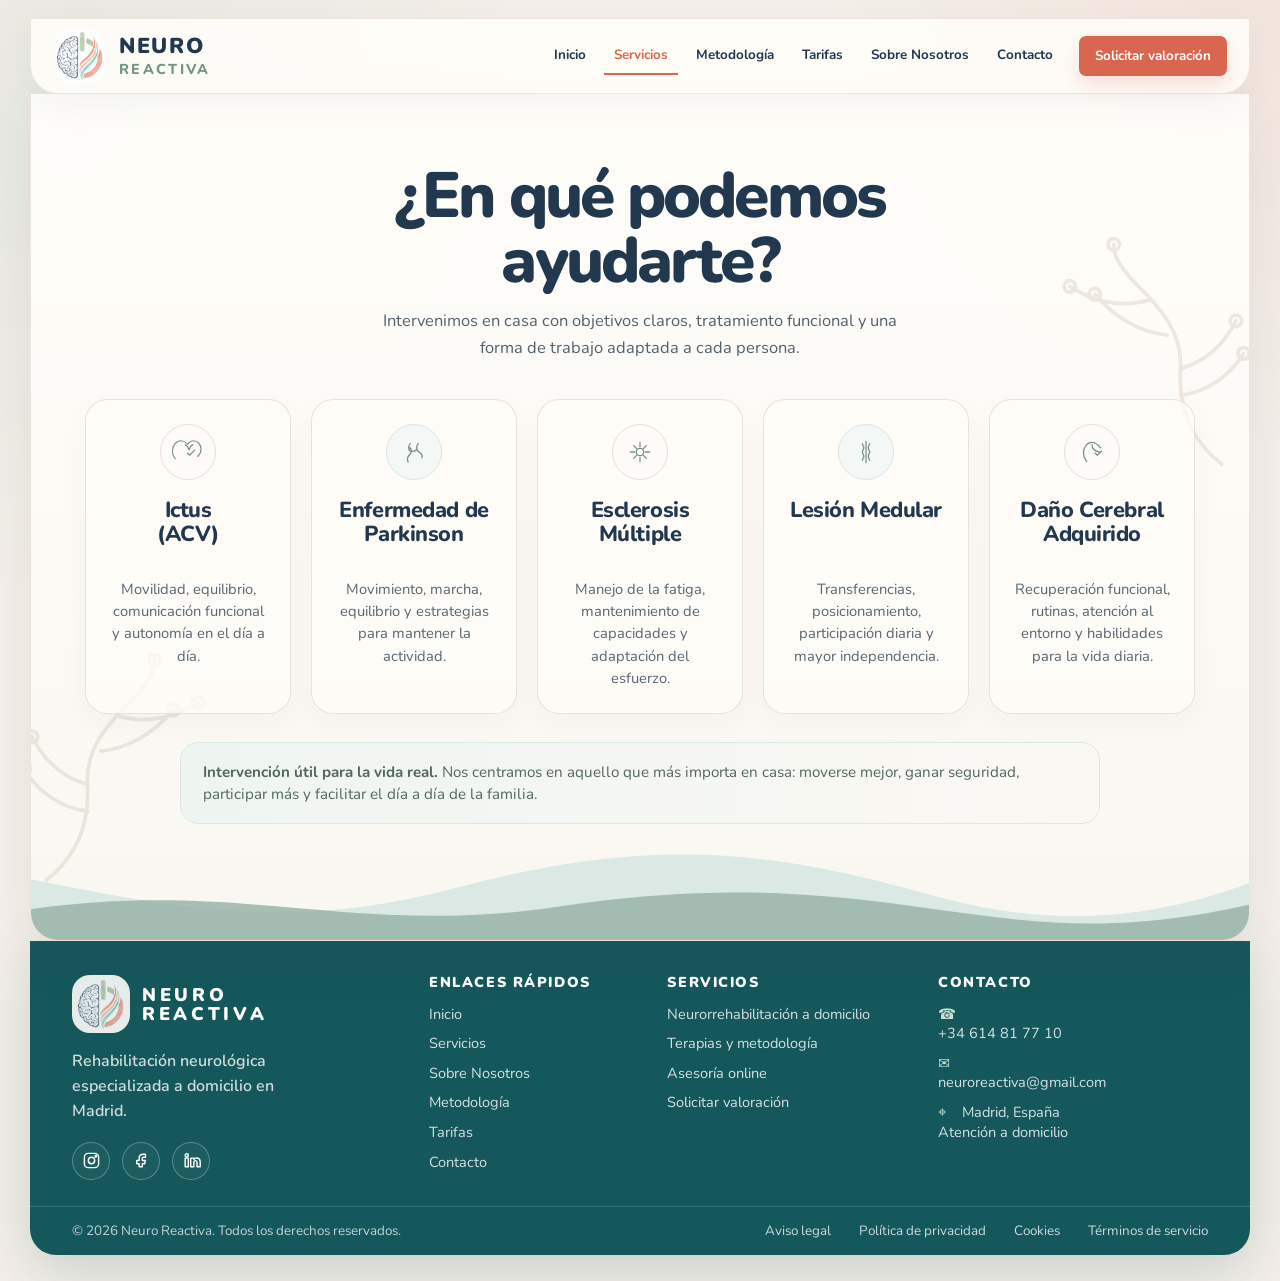
<file: servicios.html>
<!doctype html>
<html lang="es">
<head>
<meta charset="utf-8"><meta name="viewport" content="width=device-width, initial-scale=1">
<title>Servicios | Neuro Reactiva</title>
<meta name="description" content="Servicios de rehabilitación neurológica a domicilio en Madrid.">
<link rel="preconnect" href="https://fonts.googleapis.com"><link rel="preconnect" href="https://fonts.gstatic.com" crossorigin>
<link href="https://fonts.googleapis.com/css2?family=Nunito:wght@400;500;600;700;800;900&display=swap" rel="stylesheet"><link rel="stylesheet" href="style-v38.css">
</head>
<body>
<div class="site"><header class="nav"><a class="brand" href="index.html"><img src="logo-neuro-reactiva.png" alt="Neuro Reactiva"><div class="brand-name">Neuro<span>Reactiva</span></div></a><nav class="links"><a href="index.html">Inicio</a><a href="servicios.html" class="active">Servicios</a><a href="metodologia.html">Metodología</a><a href="tarifas.html">Tarifas</a><a href="sobre-nosotros.html">Sobre Nosotros</a><a href="contacto.html">Contacto</a><a href="solicitar-valoracion.html" class="cta">Solicitar valoración</a></nav></header>
<main><section class="panel"><svg class="botanical" viewBox="0 0 220 260" aria-hidden="true"><path d="M35 240 C70 212, 80 178, 78 140 C76 103, 98 78, 122 54 C142 34, 149 20, 148 10"/><path d="M78 140 C50 132, 31 112, 20 90"/><path d="M78 168 C48 164, 25 146, 12 124"/><path d="M92 105 C122 102, 148 85, 168 62"/><path d="M110 68 C138 76, 166 72, 194 54"/><circle cx="20" cy="90" r="6"/><circle cx="12" cy="124" r="6"/><circle cx="168" cy="62" r="6"/><circle cx="194" cy="54" r="6"/><circle cx="148" cy="10" r="6"/></svg><svg class="botanical right" viewBox="0 0 220 260" aria-hidden="true"><path d="M35 240 C70 212, 80 178, 78 140 C76 103, 98 78, 122 54 C142 34, 149 20, 148 10"/><path d="M78 140 C50 132, 31 112, 20 90"/><path d="M78 168 C48 164, 25 146, 12 124"/><path d="M92 105 C122 102, 148 85, 168 62"/><path d="M110 68 C138 76, 166 72, 194 54"/><circle cx="20" cy="90" r="6"/><circle cx="12" cy="124" r="6"/><circle cx="168" cy="62" r="6"/><circle cx="194" cy="54" r="6"/><circle cx="148" cy="10" r="6"/></svg><div class="wave"><svg viewBox="0 0 1200 130" preserveAspectRatio="none"><path d="M0 62 C160 98 264 118 424 70 C600 18 720 26 882 78 C1000 116 1100 108 1200 66 L1200 130 L0 130 Z" fill="#dbe9e4"/><path d="M0 95 C210 62 320 126 520 92 C722 58 830 88 960 105 C1070 120 1150 102 1200 90 L1200 130 L0 130 Z" fill="#96b2a8" opacity=".82"/></svg></div>
<div class="panel-inner"><div class="center"><h1>¿En qué podemos ayudarte?</h1><p class="lead">Intervenimos en casa con objetivos claros, tratamiento funcional y una forma de trabajo adaptada a cada persona.</p></div>
<div class="cards services">
<article class="card service-card"><div class="icon line-icon svg-holder"><svg viewBox="0 0 64 64" class="line-svg"><path d="M20 50c-4-5-6-10-6-16 0-12 8-22 18-22 5 0 10 3 14 7 3-4 7-7 12-7 9 0 16 8 16 18 0 6-3 11-7 15" transform="translate(-10 0) scale(.9)"/><path d="M27 18c4 2 6 5 7 10 1-5 3-8 7-10"/><path d="M31 34l4 4 10-10"/></svg></div><h3>Ictus<br>(ACV)</h3><p>Movilidad, equilibrio, comunicación funcional y autonomía en el día a día.</p></article>
<article class="card service-card"><div class="icon line-icon svg-holder"><svg viewBox="0 0 64 64" class="line-svg"><path d="M25 16c-2 3-3 5-3 8 0 4 3 7 7 7 2 0 5-1 8-3"/><path d="M22 24c3 0 5 3 5 6 0 4-2 6-5 9-3 4-3 8-1 12"/><path d="M40 16c-2 2-3 5-3 8 0 4 2 7 6 9 3 2 5 6 4 10"/></svg></div><h3>Enfermedad de Parkinson</h3><p>Movimiento, marcha, equilibrio y estrategias para mantener la actividad.</p></article>
<article class="card service-card"><div class="icon line-icon svg-holder"><svg viewBox="0 0 64 64" class="line-svg"><path d="M32 14v8M32 42v8M14 32h8M42 32h8M20 20l6 6M38 38l6 6M44 20l-6 6M20 44l6-6"/><circle cx="32" cy="32" r="7"/></svg></div><h3>Esclerosis Múltiple</h3><p>Manejo de la fatiga, mantenimiento de capacidades y adaptación del esfuerzo.</p></article>
<article class="card service-card"><div class="icon line-icon svg-holder"><svg viewBox="0 0 64 64" class="line-svg"><path d="M32 12v40"/><path d="M25 16l3 8-3 8 3 8-3 8"/><path d="M39 16l-3 8 3 8-3 8 3 8"/></svg></div><h3>Lesión Medular</h3><p>Transferencias, posicionamiento, participación diaria y mayor independencia.</p></article>
<article class="card service-card"><div class="icon line-icon svg-holder"><svg viewBox="0 0 64 64" class="line-svg"><path d="M22 50c-4-5-6-10-6-16 0-12 7-20 16-20 7 0 11 4 16 10"/><path d="M32 18c0 9 6 13 14 14"/><path d="M38 34l4 4 8-8"/></svg></div><h3>Daño Cerebral Adquirido</h3><p>Recuperación funcional, rutinas, atención al entorno y habilidades para la vida diaria.</p></article>
</div><div class="note"><strong>Intervención útil para la vida real.</strong> Nos centramos en aquello que más importa en casa: moverse mejor, ganar seguridad, participar más y facilitar el día a día de la familia.</div></div></section></main></div>
<footer class="site-footer"><div class="footer-main"><div class="footer-brand"><a href="index.html" class="footer-logo" aria-label="Neuro Reactiva"><img src="logo-neuro-reactiva.png" alt="Neuro Reactiva"><span class="footer-wordmark">Neuro<br>Reactiva</span></a><p>Rehabilitación neurológica especializada a domicilio en Madrid.</p><div class="footer-social" aria-label="Redes sociales">
  <a href="https://www.instagram.com/neuroreactiva" target="_blank" rel="noopener" aria-label="Instagram" title="Instagram">
    <svg viewBox="0 0 24 24" aria-hidden="true">
      <rect x="3" y="3" width="18" height="18" rx="5"></rect>
      <circle cx="12" cy="12" r="4"></circle>
      <circle cx="17.5" cy="6.5" r="1"></circle>
    </svg>
  </a>

  <a href="https://www.facebook.com/profile.php?id=61587282415528" target="_blank" rel="noopener" aria-label="Facebook" title="Facebook">
    <svg viewBox="0 0 24 24" aria-hidden="true">
      <path d="M14 8h3V4h-3c-3 0-5 2-5 5v3H6v4h3v4h4v-4h3l1-4h-4V9c0-.6.4-1 1-1z"></path>
    </svg>
  </a>

  <a href="https://www.linkedin.com/company/neuro-reactiva" target="_blank" rel="noopener" aria-label="LinkedIn" title="LinkedIn">
    <svg viewBox="0 0 24 24" aria-hidden="true">
      <rect x="4" y="9" width="4" height="11"></rect>
      <circle cx="6" cy="5.5" r="2"></circle>
      <path d="M11 9h4v1.6c.7-1 1.8-1.8 3.4-1.8 2.5 0 4.6 1.7 4.6 5.3V20h-4v-5.4c0-1.5-.6-2.4-1.9-2.4-1.2 0-2.1.9-2.1 2.4V20h-4V9z"></path>
    </svg>
  </a>
</div></div><div class="footer-col"><h2>Enlaces rápidos</h2><a href="index.html">Inicio</a><a href="servicios.html">Servicios</a><a href="sobre-nosotros.html">Sobre Nosotros</a><a href="metodologia.html">Metodología</a><a href="tarifas.html">Tarifas</a><a href="contacto.html">Contacto</a></div><div class="footer-col"><h2>Servicios</h2><a href="servicios.html">Neurorrehabilitación a domicilio</a><a href="metodologia.html">Terapias y metodología</a><a href="tarifas.html">Asesoría online</a><a href="solicitar-valoracion.html">Solicitar valoración</a></div><div class="footer-col footer-contact"><h2>Contacto</h2><p><span>☎</span> <a href="tel:+34614817710">+34 614 81 77 10</a></p><p><span>✉</span> <a href="mailto:neuroreactiva@gmail.com">neuroreactiva@gmail.com</a></p><p><span>⌖</span> Madrid, España<br>Atención a domicilio</p></div></div><div class="footer-bottom"><span>© 2026 Neuro Reactiva. Todos los derechos reservados.</span><nav><a href="aviso-legal.html">Aviso legal</a><a href="politica-privacidad.html">Política de privacidad</a><a href="politica-cookies.html">Cookies</a><a href="terminos-servicio.html">Términos de servicio</a></nav></div></footer>
</body></html>
</file>
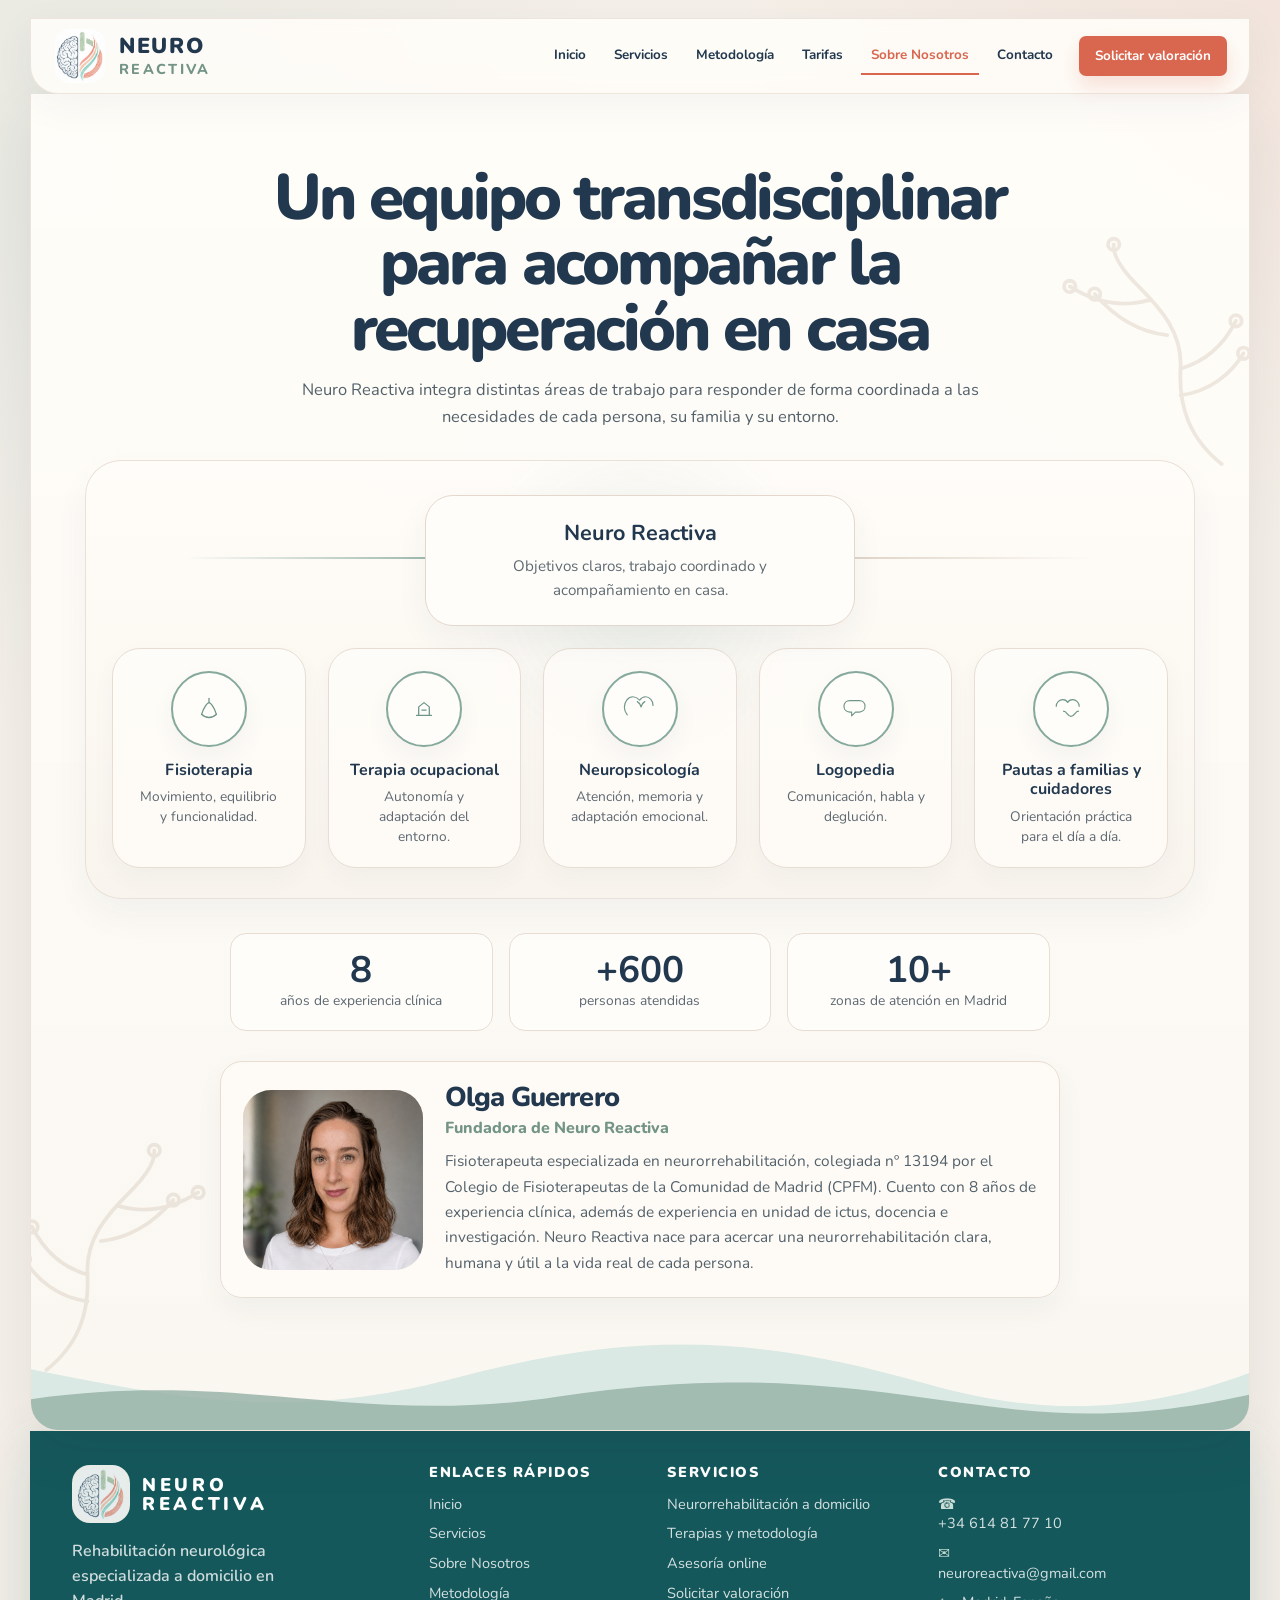
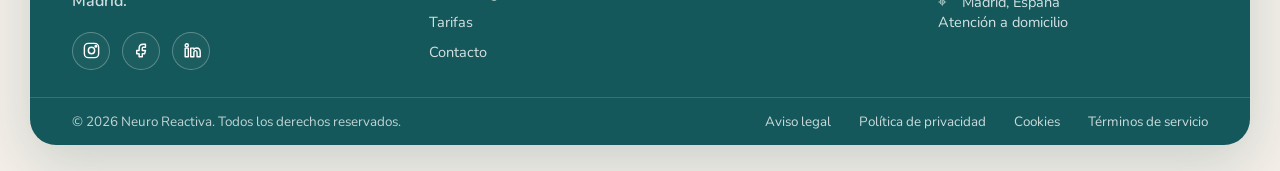
<file: sobre-nosotros.html>
<!doctype html>
<html lang="es">
<head><meta charset="utf-8"><meta name="viewport" content="width=device-width, initial-scale=1"><title>Sobre Nosotros | Neuro Reactiva</title><meta name="description" content="Sobre nosotros - Neuro Reactiva."><link rel="preconnect" href="https://fonts.googleapis.com"><link rel="preconnect" href="https://fonts.gstatic.com" crossorigin><link href="https://fonts.googleapis.com/css2?family=Nunito:wght@400;500;600;700;800;900&display=swap" rel="stylesheet"><link rel="stylesheet" href="style-v38.css"></head>
<body><div class="site"><header class="nav"><a class="brand" href="index.html"><img src="logo-neuro-reactiva.png" alt="Neuro Reactiva"><div class="brand-name">Neuro<span>Reactiva</span></div></a><nav class="links"><a href="index.html">Inicio</a><a href="servicios.html">Servicios</a><a href="metodologia.html">Metodología</a><a href="tarifas.html">Tarifas</a><a href="sobre-nosotros.html" class="active">Sobre Nosotros</a><a href="contacto.html">Contacto</a><a href="solicitar-valoracion.html" class="cta">Solicitar valoración</a></nav></header>
<main><section class="panel"><svg class="botanical" viewBox="0 0 220 260" aria-hidden="true"><path d="M35 240 C70 212, 80 178, 78 140 C76 103, 98 78, 122 54 C142 34, 149 20, 148 10"/><path d="M78 140 C50 132, 31 112, 20 90"/><path d="M78 168 C48 164, 25 146, 12 124"/><path d="M92 105 C122 102, 148 85, 168 62"/><path d="M110 68 C138 76, 166 72, 194 54"/><circle cx="20" cy="90" r="6"/><circle cx="12" cy="124" r="6"/><circle cx="168" cy="62" r="6"/><circle cx="194" cy="54" r="6"/><circle cx="148" cy="10" r="6"/></svg><svg class="botanical right" viewBox="0 0 220 260" aria-hidden="true"><path d="M35 240 C70 212, 80 178, 78 140 C76 103, 98 78, 122 54 C142 34, 149 20, 148 10"/><path d="M78 140 C50 132, 31 112, 20 90"/><path d="M78 168 C48 164, 25 146, 12 124"/><path d="M92 105 C122 102, 148 85, 168 62"/><path d="M110 68 C138 76, 166 72, 194 54"/><circle cx="20" cy="90" r="6"/><circle cx="12" cy="124" r="6"/><circle cx="168" cy="62" r="6"/><circle cx="194" cy="54" r="6"/><circle cx="148" cy="10" r="6"/></svg><div class="wave"><svg viewBox="0 0 1200 130" preserveAspectRatio="none"><path d="M0 62 C160 98 264 118 424 70 C600 18 720 26 882 78 C1000 116 1100 108 1200 66 L1200 130 L0 130 Z" fill="#dbe9e4"/><path d="M0 95 C210 62 320 126 520 92 C722 58 830 88 960 105 C1070 120 1150 102 1200 90 L1200 130 L0 130 Z" fill="#96b2a8" opacity=".82"/></svg></div>
<div class="panel-inner about-layout-v2 about-v38">
  <div class="about-intro">
    <h1>Un equipo transdisciplinar para acompañar la recuperación en casa</h1>
    <p class="lead">Neuro Reactiva integra distintas áreas de trabajo para responder de forma coordinada a las necesidades de cada persona, su familia y su entorno.</p>
  </div>

  <div class="team-flow-v38">
    <div class="team-flow-center">
      <strong>Neuro Reactiva</strong>
      <span>Objetivos claros, trabajo coordinado y acompañamiento en casa.</span>
    </div>

    <article class="team-flow-item">
      <div class="therapy-circle svg-holder"><svg viewBox="0 0 64 64" class="line-svg"><path d="M18 42c4-13 11-22 14-22s10 9 14 22"/><path d="M18 42c4 4 8 6 14 6s10-2 14-6"/><path d="M32 20v-8"/></svg></div>
      <strong>Fisioterapia</strong>
      <span>Movimiento, equilibrio y funcionalidad.</span>
    </article>

    <article class="team-flow-item">
      <div class="therapy-circle svg-holder"><svg viewBox="0 0 64 64" class="line-svg"><path d="M18 44h28"/><path d="M22 44V28l10-8 10 8v16"/><path d="M28 34h8"/></svg></div>
      <strong>Terapia ocupacional</strong>
      <span>Autonomía y adaptación del entorno.</span>
    </article>

    <article class="team-flow-item">
      <div class="therapy-circle svg-holder"><svg viewBox="0 0 64 64" class="line-svg"><path d="M20 48c-4-5-6-10-6-16 0-12 8-22 18-22 5 0 10 3 14 7 3-4 7-7 12-7 9 0 16 8 16 18" transform="translate(-10 0) scale(.9)"/><path d="M27 18c4 2 6 5 7 10 1-5 3-8 7-10"/></svg></div>
      <strong>Neuropsicología</strong>
      <span>Atención, memoria y adaptación emocional.</span>
    </article>

    <article class="team-flow-item">
      <div class="therapy-circle svg-holder"><svg viewBox="0 0 64 64" class="line-svg"><path d="M18 18h20c7 0 12 5 12 12s-5 12-12 12H30l-8 8v-8h-4c-7 0-12-5-12-12s5-12 12-12z" transform="translate(4 0) scale(.9)"/></svg></div>
      <strong>Logopedia</strong>
      <span>Comunicación, habla y deglución.</span>
    </article>

    <article class="team-flow-item">
      <div class="therapy-circle svg-holder"><svg viewBox="0 0 64 64" class="line-svg"><path d="M18 36c6 0 8 10 14 10s8-10 14-10"/><path d="M18 30c0-8 6-14 14-14 5 0 8 2 10 6 2-4 5-6 10-6 8 0 14 6 14 14" transform="translate(-12 0) scale(.9)"/></svg></div>
      <strong>Pautas a familias y cuidadores</strong>
      <span>Orientación práctica para el día a día.</span>
    </article>
  </div>

  <div class="stats stats-wide stats-after-diagram">
    <div class="stat"><b>8</b><span>años de experiencia clínica</span></div>
    <div class="stat"><b>+600</b><span>personas atendidas</span></div>
    <div class="stat"><b>10+</b><span>zonas de atención en Madrid</span></div>
  </div>

  <div class="founder-card founder-card-small">
    <div class="founder-photo"><img src="olga-neuro-reactiva.png" alt="Olga Guerrero, fundadora de Neuro Reactiva"></div>
    <div>
      <h2>Olga Guerrero</h2>
      <div class="role">Fundadora de Neuro Reactiva</div>
      <p>Fisioterapeuta especializada en neurorrehabilitación, colegiada nº 13194 por el Colegio de Fisioterapeutas de la Comunidad de Madrid (CPFM). Cuento con 8 años de experiencia clínica, además de experiencia en unidad de ictus, docencia e investigación. Neuro Reactiva nace para acercar una neurorrehabilitación clara, humana y útil a la vida real de cada persona.</p>
    </div>
  </div>
</div></section></main></div>
<footer class="site-footer"><div class="footer-main"><div class="footer-brand"><a href="index.html" class="footer-logo" aria-label="Neuro Reactiva"><img src="logo-neuro-reactiva.png" alt="Neuro Reactiva"><span class="footer-wordmark">Neuro<br>Reactiva</span></a><p>Rehabilitación neurológica especializada a domicilio en Madrid.</p><div class="footer-social" aria-label="Redes sociales">
  <a href="https://www.instagram.com/neuroreactiva" target="_blank" rel="noopener" aria-label="Instagram" title="Instagram">
    <svg viewBox="0 0 24 24" aria-hidden="true">
      <rect x="3" y="3" width="18" height="18" rx="5"></rect>
      <circle cx="12" cy="12" r="4"></circle>
      <circle cx="17.5" cy="6.5" r="1"></circle>
    </svg>
  </a>

  <a href="https://www.facebook.com/profile.php?id=61587282415528" target="_blank" rel="noopener" aria-label="Facebook" title="Facebook">
    <svg viewBox="0 0 24 24" aria-hidden="true">
      <path d="M14 8h3V4h-3c-3 0-5 2-5 5v3H6v4h3v4h4v-4h3l1-4h-4V9c0-.6.4-1 1-1z"></path>
    </svg>
  </a>

  <a href="https://www.linkedin.com/company/neuro-reactiva" target="_blank" rel="noopener" aria-label="LinkedIn" title="LinkedIn">
    <svg viewBox="0 0 24 24" aria-hidden="true">
      <rect x="4" y="9" width="4" height="11"></rect>
      <circle cx="6" cy="5.5" r="2"></circle>
      <path d="M11 9h4v1.6c.7-1 1.8-1.8 3.4-1.8 2.5 0 4.6 1.7 4.6 5.3V20h-4v-5.4c0-1.5-.6-2.4-1.9-2.4-1.2 0-2.1.9-2.1 2.4V20h-4V9z"></path>
    </svg>
  </a>
</div></div><div class="footer-col"><h2>Enlaces rápidos</h2><a href="index.html">Inicio</a><a href="servicios.html">Servicios</a><a href="sobre-nosotros.html">Sobre Nosotros</a><a href="metodologia.html">Metodología</a><a href="tarifas.html">Tarifas</a><a href="contacto.html">Contacto</a></div><div class="footer-col"><h2>Servicios</h2><a href="servicios.html">Neurorrehabilitación a domicilio</a><a href="metodologia.html">Terapias y metodología</a><a href="tarifas.html">Asesoría online</a><a href="solicitar-valoracion.html">Solicitar valoración</a></div><div class="footer-col footer-contact"><h2>Contacto</h2><p><span>☎</span> <a href="tel:+34614817710">+34 614 81 77 10</a></p><p><span>✉</span> <a href="mailto:neuroreactiva@gmail.com">neuroreactiva@gmail.com</a></p><p><span>⌖</span> Madrid, España<br>Atención a domicilio</p></div></div><div class="footer-bottom"><span>© 2026 Neuro Reactiva. Todos los derechos reservados.</span><nav><a href="aviso-legal.html">Aviso legal</a><a href="politica-privacidad.html">Política de privacidad</a><a href="politica-cookies.html">Cookies</a><a href="terminos-servicio.html">Términos de servicio</a></nav></div></footer>
</body></html>
</file>
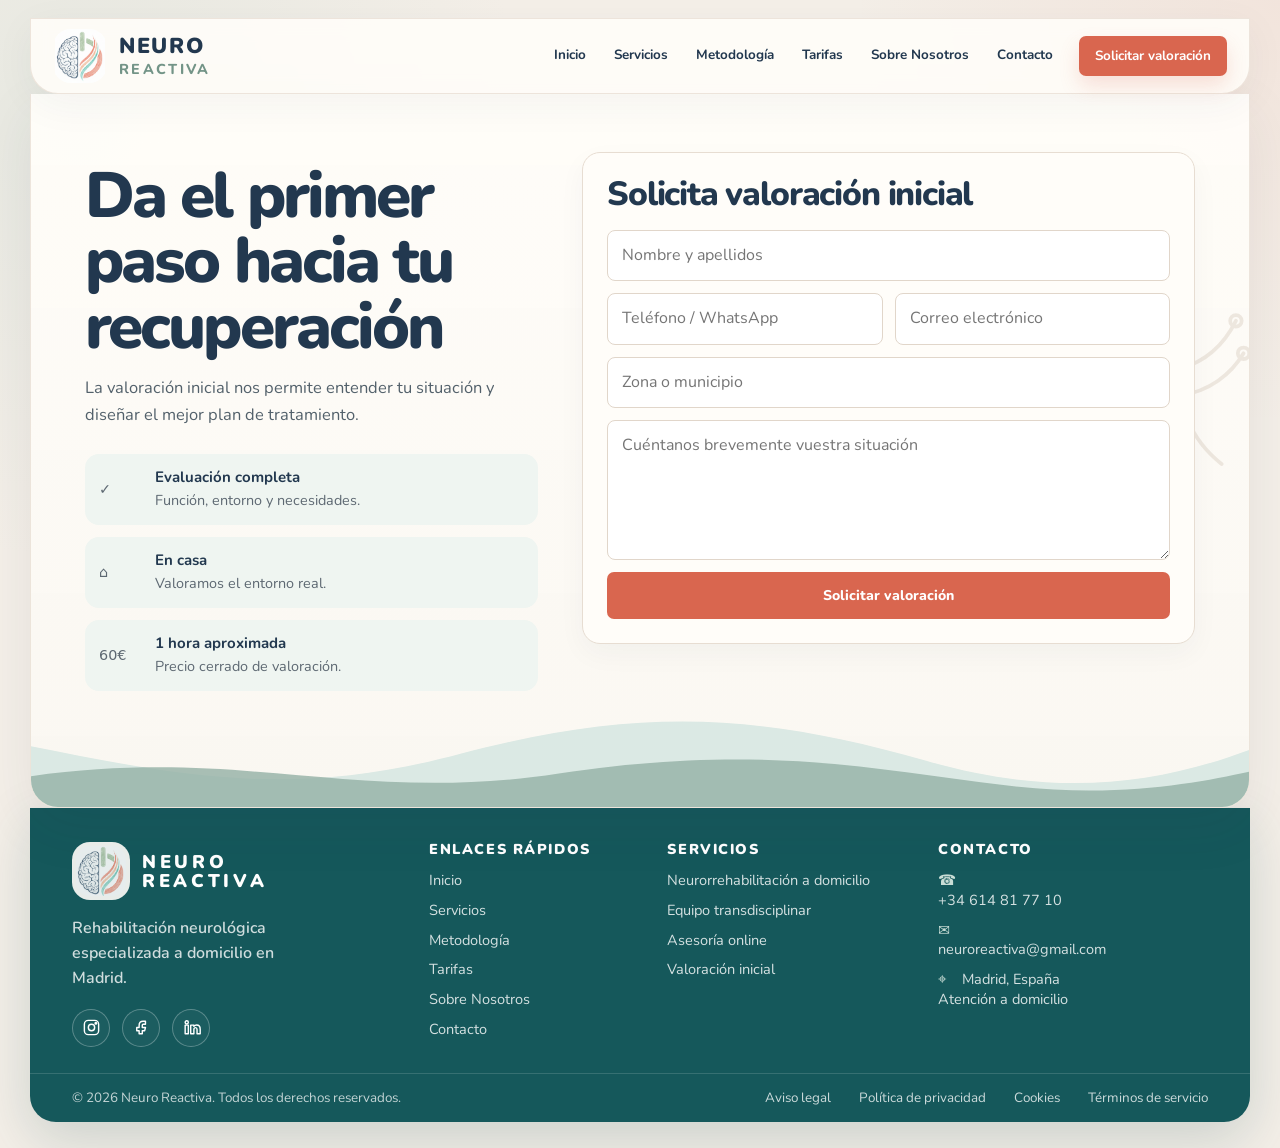
<file: solicitar-valoracion.html>
<!doctype html>
<html lang="es">
<head>
<meta charset="utf-8">
<meta name="viewport" content="width=device-width, initial-scale=1">
<title>Solicitar valoración | Neuro Reactiva</title>
<meta name="description" content="Rehabilitación neurológica a domicilio en Madrid. Atención cercana, equipo transdisciplinar y enfoque basado en evidencia.">
<link rel="preconnect" href="https://fonts.googleapis.com">
<link rel="preconnect" href="https://fonts.gstatic.com" crossorigin>
<link href="https://fonts.googleapis.com/css2?family=Nunito:wght;500;600;700;800;900&display=swap" rel="stylesheet">
<link rel="stylesheet" href="style-v38.css">
      <!-- Google tag (gtag.js) -->
<script async src="https://www.googletagmanager.com/gtag/js?id=G-384PZD17GQ">
</script>
<script>
  window.dataLayer = window.dataLayer || [];
  function gtag(){dataLayer.push(arguments);}
  gtag('js', new Date());

  gtag('config', 'G-384PZD17GQ');
</script>
</head>
<body>
<div class="site">
<header class="nav">
      <a class="brand" href="index.html">
        <img src="logo-neuro-reactiva.png" alt="Neuro Reactiva">
        <div class="brand-name">Neuro<span>Reactiva</span></div>
      </a>
      <nav class="links"><a href="index.html" class="">Inicio</a><a href="servicios.html" class="">Servicios</a><a href="metodologia.html" class="">Metodología</a><a href="tarifas.html" class="">Tarifas</a><a href="sobre-nosotros.html" class="">Sobre Nosotros</a><a href="contacto.html" class="">Contacto</a><a href="solicitar-valoracion.html" class="cta active">Solicitar valoración</a></nav>
    </header>
<main><section class="panel">
  <svg class="botanical right" viewBox="0 0 220 260" aria-hidden="true">
      <path d="M35 240 C70 212, 80 178, 78 140 C76 103, 98 78, 122 54 C142 34, 149 20, 148 10"/>
      <path d="M78 140 C50 132, 31 112, 20 90"/>
      <path d="M78 168 C48 164, 25 146, 12 124"/>
      <path d="M92 105 C122 102, 148 85, 168 62"/>
      <path d="M110 68 C138 76, 166 72, 194 54"/>
      <circle cx="20" cy="90" r="6"/><circle cx="12" cy="124" r="6"/>
      <circle cx="168" cy="62" r="6"/><circle cx="194" cy="54" r="6"/><circle cx="148" cy="10" r="6"/>
    </svg><div class="wave"><svg viewBox="0 0 1200 130" preserveAspectRatio="none">
      <path d="M0 62 C160 98 264 118 424 70 C600 18 720 26 882 78 C1000 116 1100 108 1200 66 L1200 130 L0 130 Z" fill="#dbe9e4"/>
      <path d="M0 95 C210 62 320 126 520 92 C722 58 830 88 960 105 C1070 120 1150 102 1200 90 L1200 130 L0 130 Z" fill="#96b2a8" opacity=".82"/>
    </svg></div>
  <div class="panel-inner">
    <div class="contact-grid">
      <div>
        <span class="kicker">Solicita tu valoración</span>
        <h1 style="margin:12px 0 14px">Da el primer paso hacia tu recuperación</h1>
        <p class="lead">La valoración inicial nos permite entender tu situación y diseñar el mejor plan de tratamiento.</p>
        <div class="info-list">
          <div class="info"><span class="ico">✓</span><div><b>Evaluación completa</b><span>Función, entorno y necesidades.</span></div></div>
          <div class="info"><span class="ico">⌂</span><div><b>En casa</b><span>Valoramos el entorno real.</span></div></div>
          <div class="info"><span class="ico">60€</span><div><b>1 hora aproximada</b><span>Precio cerrado de valoración.</span></div></div>
        </div>
      </div>
      <div class="form">
        <h2>Solicita valoración inicial</h2>
        <form class="form-grid" action="mailto:neuroreactiva@gmail.com" method="post" enctype="text/plain">
          <input name="nombre" placeholder="Nombre y apellidos">
          <div class="two"><input name="telefono" placeholder="Teléfono / WhatsApp"><input name="email" placeholder="Correo electrónico"></div>
          <input name="zona" placeholder="Zona o municipio">
          <textarea name="mensaje" placeholder="Cuéntanos brevemente vuestra situación"></textarea>
          <button class="btn primary" type="submit">Solicitar valoración</button>
        </form>
      </div>
    </div>
  </div>
</section></main>
</div>
<footer class="site-footer">
  <div class="footer-main">
    <div class="footer-brand">
      <a href="index.html" class="footer-logo" aria-label="Neuro Reactiva">
        <img src="logo-neuro-reactiva.png" alt="Neuro Reactiva">
        <span class="footer-wordmark">Neuro<br>Reactiva</span>
      </a>
      <p>Rehabilitación neurológica especializada a domicilio en Madrid.</p>
      <div class="footer-social" aria-label="Redes sociales">
  <a href="https://www.instagram.com/neuroreactiva" target="_blank" rel="noopener" aria-label="Instagram" title="Instagram">
    <svg viewBox="0 0 24 24" aria-hidden="true">
      <rect x="3" y="3" width="18" height="18" rx="5"></rect>
      <circle cx="12" cy="12" r="4"></circle>
      <circle cx="17.5" cy="6.5" r="1"></circle>
    </svg>
  </a>

  <a href="https://www.facebook.com/profile.php?id=61587282415528" target="_blank" rel="noopener" aria-label="Facebook" title="Facebook">
    <svg viewBox="0 0 24 24" aria-hidden="true">
      <path d="M14 8h3V4h-3c-3 0-5 2-5 5v3H6v4h3v4h4v-4h3l1-4h-4V9c0-.6.4-1 1-1z"></path>
    </svg>
  </a>

  <a href="https://www.linkedin.com/company/neuro-reactiva" target="_blank" rel="noopener" aria-label="LinkedIn" title="LinkedIn">
    <svg viewBox="0 0 24 24" aria-hidden="true">
      <rect x="4" y="9" width="4" height="11"></rect>
      <circle cx="6" cy="5.5" r="2"></circle>
      <path d="M11 9h4v1.6c.7-1 1.8-1.8 3.4-1.8 2.5 0 4.6 1.7 4.6 5.3V20h-4v-5.4c0-1.5-.6-2.4-1.9-2.4-1.2 0-2.1.9-2.1 2.4V20h-4V9z"></path>
    </svg>
  </a>
</div>
    </div>
    <div class="footer-col">
      <h2>Enlaces rápidos</h2>
      <a href="index.html">Inicio</a>
      <a href="servicios.html">Servicios</a>
      <a href="metodologia.html">Metodología</a>
      <a href="tarifas.html">Tarifas</a>
      <a href="sobre-nosotros.html">Sobre Nosotros</a>
      <a href="contacto.html">Contacto</a>
    </div>
    <div class="footer-col">
      <h2>Servicios</h2>
      <a href="servicios.html">Neurorrehabilitación a domicilio</a>
      <a href="metodologia.html">Equipo transdisciplinar</a>
      <a href="tarifas.html">Asesoría online</a>
      <a href="solicitar-valoracion.html">Valoración inicial</a>
    </div>
    <div class="footer-col footer-contact">
      <h2>Contacto</h2>
      <p><span>☎</span> <a href="tel:+34614817710">+34 614 81 77 10</a></p>
      <p><span>✉</span> <a href="mailto:neuroreactiva@gmail.com">neuroreactiva@gmail.com</a></p>
      <p><span>⌖</span> Madrid, España<br>Atención a domicilio</p>
    </div>
  </div>
  <div class="footer-bottom">
    <span>© 2026 Neuro Reactiva. Todos los derechos reservados.</span>
    <nav>
      <a href="aviso-legal.html">Aviso legal</a>
      <a href="politica-privacidad.html">Política de privacidad</a>
      <a href="politica-cookies.html">Cookies</a>
      <a href="terminos-servicio.html">Términos de servicio</a>
    </nav>
  </div>
</footer>
</body>
</html>
</file>
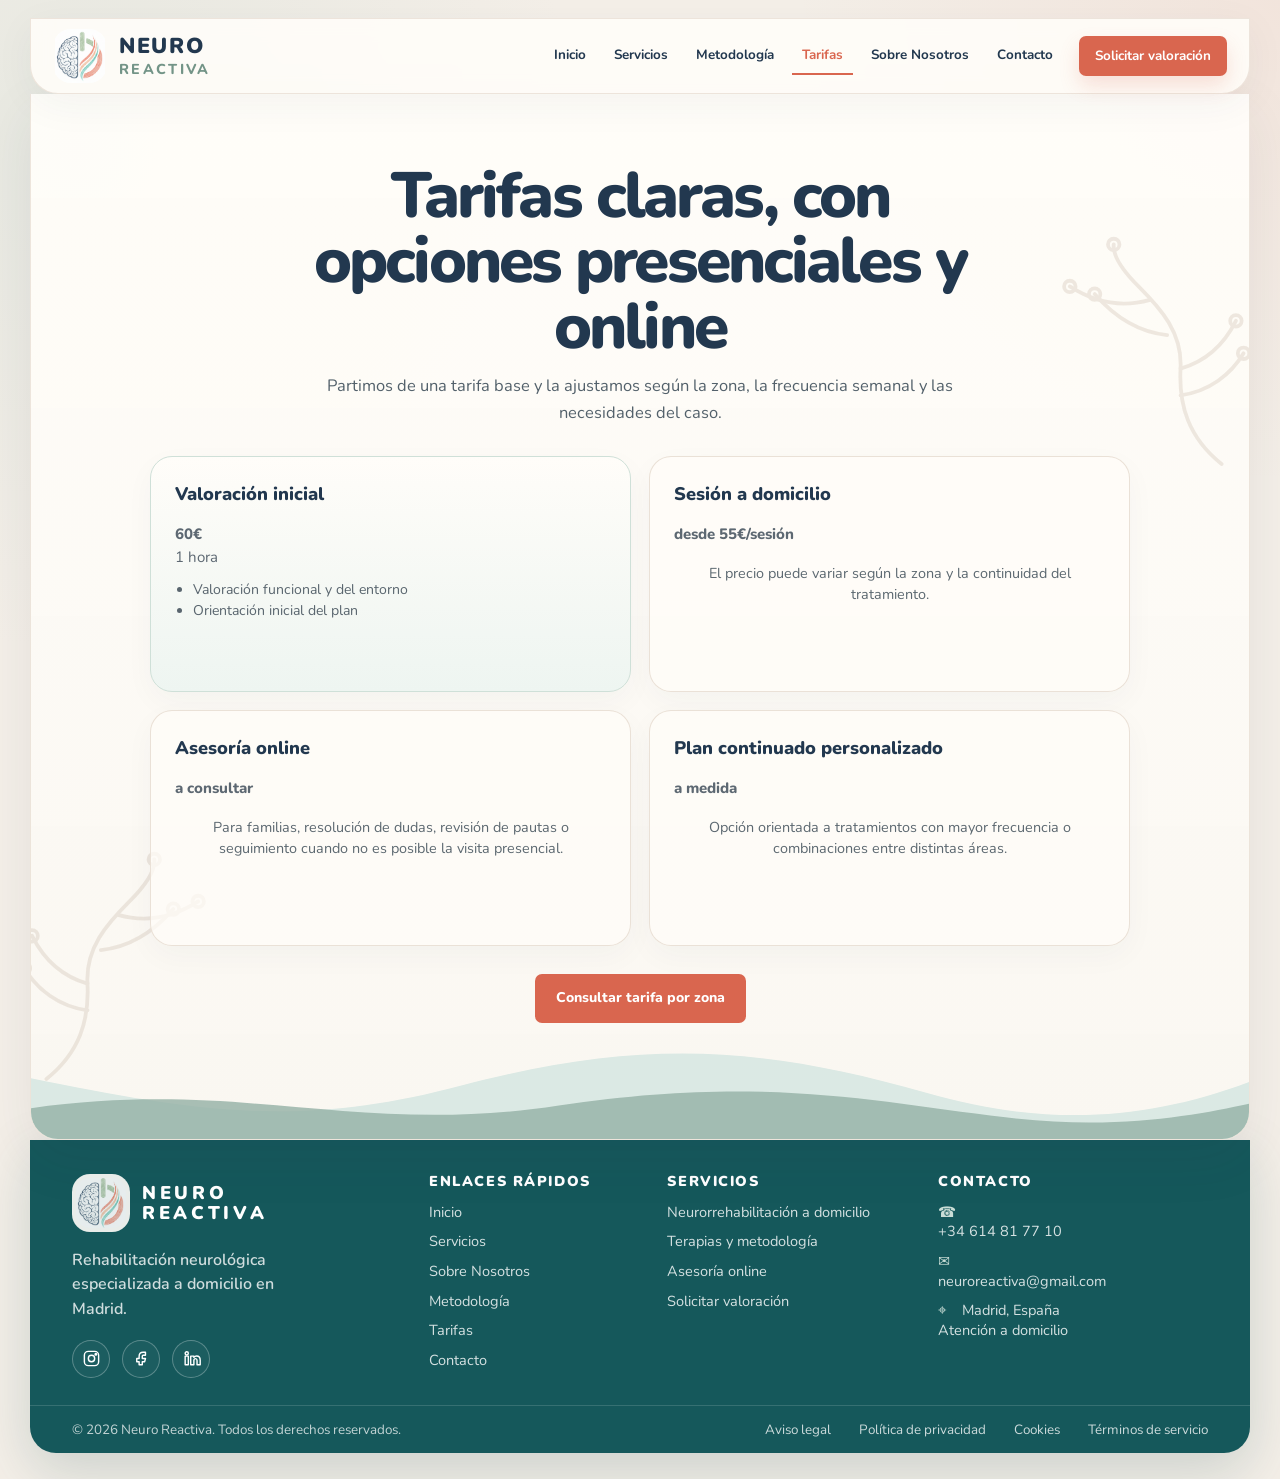
<file: tarifas.html>
<!doctype html>
<html lang="es">
<head><meta charset="utf-8"><meta name="viewport" content="width=device-width, initial-scale=1"><title>Tarifas | Neuro Reactiva</title><meta name="description" content="Tarifas de Neuro Reactiva."><link rel="preconnect" href="https://fonts.googleapis.com"><link rel="preconnect" href="https://fonts.gstatic.com" crossorigin><link href="https://fonts.googleapis.com/css2?family=Nunito:wght@400;500;600;700;800;900&display=swap" rel="stylesheet"><link rel="stylesheet" href="style-v38.css"></head>
<body><div class="site"><header class="nav"><a class="brand" href="index.html"><img src="logo-neuro-reactiva.png" alt="Neuro Reactiva"><div class="brand-name">Neuro<span>Reactiva</span></div></a><nav class="links"><a href="index.html">Inicio</a><a href="servicios.html">Servicios</a><a href="metodologia.html">Metodología</a><a href="tarifas.html" class="active">Tarifas</a><a href="sobre-nosotros.html">Sobre Nosotros</a><a href="contacto.html">Contacto</a><a href="solicitar-valoracion.html" class="cta">Solicitar valoración</a></nav></header>
<main><section class="panel"><svg class="botanical" viewBox="0 0 220 260" aria-hidden="true"><path d="M35 240 C70 212, 80 178, 78 140 C76 103, 98 78, 122 54 C142 34, 149 20, 148 10"/><path d="M78 140 C50 132, 31 112, 20 90"/><path d="M78 168 C48 164, 25 146, 12 124"/><path d="M92 105 C122 102, 148 85, 168 62"/><path d="M110 68 C138 76, 166 72, 194 54"/><circle cx="20" cy="90" r="6"/><circle cx="12" cy="124" r="6"/><circle cx="168" cy="62" r="6"/><circle cx="194" cy="54" r="6"/><circle cx="148" cy="10" r="6"/></svg><svg class="botanical right" viewBox="0 0 220 260" aria-hidden="true"><path d="M35 240 C70 212, 80 178, 78 140 C76 103, 98 78, 122 54 C142 34, 149 20, 148 10"/><path d="M78 140 C50 132, 31 112, 20 90"/><path d="M78 168 C48 164, 25 146, 12 124"/><path d="M92 105 C122 102, 148 85, 168 62"/><path d="M110 68 C138 76, 166 72, 194 54"/><circle cx="20" cy="90" r="6"/><circle cx="12" cy="124" r="6"/><circle cx="168" cy="62" r="6"/><circle cx="194" cy="54" r="6"/><circle cx="148" cy="10" r="6"/></svg><div class="wave"><svg viewBox="0 0 1200 130" preserveAspectRatio="none"><path d="M0 62 C160 98 264 118 424 70 C600 18 720 26 882 78 C1000 116 1100 108 1200 66 L1200 130 L0 130 Z" fill="#dbe9e4"/><path d="M0 95 C210 62 320 126 520 92 C722 58 830 88 960 105 C1070 120 1150 102 1200 90 L1200 130 L0 130 Z" fill="#96b2a8" opacity=".82"/></svg></div>
<div class="panel-inner pricing-layout"><div class="center pricing-head"><h1>Tarifas claras, con opciones presenciales y online</h1><p class="lead">Partimos de una tarifa base y la ajustamos según la zona, la frecuencia semanal y las necesidades del caso.</p></div>
<div class="price-grid price-grid-clean">
  <article class="card price price-feature"><strong>Valoración inicial</strong><span class="amount-inline">60€</span><span class="price-inline-sub">1 hora</span><ul><li>Valoración funcional y del entorno</li><li>Orientación inicial del plan</li></ul></article>
  <article class="card price"><strong>Sesión a domicilio</strong><span class="amount-inline">desde 55€/sesión</span><p>El precio puede variar según la zona y la continuidad del tratamiento.</p></article>
  <article class="card price"><strong>Asesoría online</strong><span class="amount-inline">a consultar</span><p>Para familias, resolución de dudas, revisión de pautas o seguimiento cuando no es posible la visita presencial.</p></article>
  <article class="card price"><strong>Plan continuado personalizado</strong><span class="amount-inline">a medida</span><p>Opción orientada a tratamientos con mayor frecuencia o combinaciones entre distintas áreas.</p></article>
</div>
<div class="cta-center"><a class="btn primary" href="https://wa.me/34614817710?text=Hola%2C%20quiero%20consultar%20la%20tarifa%20de%20rehabilitaci%C3%B3n%20neurol%C3%B3gica%20a%20domicilio%20seg%C3%BAn%20mi%20zona." target="_blank" rel="noopener">Consultar tarifa por zona</a></div>
</div></section></main></div>
<footer class="site-footer"><div class="footer-main"><div class="footer-brand"><a href="index.html" class="footer-logo" aria-label="Neuro Reactiva"><img src="logo-neuro-reactiva.png" alt="Neuro Reactiva"><span class="footer-wordmark">Neuro<br>Reactiva</span></a><p>Rehabilitación neurológica especializada a domicilio en Madrid.</p><div class="footer-social" aria-label="Redes sociales">
  <a href="https://www.instagram.com/neuroreactiva" target="_blank" rel="noopener" aria-label="Instagram" title="Instagram">
    <svg viewBox="0 0 24 24" aria-hidden="true">
      <rect x="3" y="3" width="18" height="18" rx="5"></rect>
      <circle cx="12" cy="12" r="4"></circle>
      <circle cx="17.5" cy="6.5" r="1"></circle>
    </svg>
  </a>

  <a href="https://www.facebook.com/profile.php?id=61587282415528" target="_blank" rel="noopener" aria-label="Facebook" title="Facebook">
    <svg viewBox="0 0 24 24" aria-hidden="true">
      <path d="M14 8h3V4h-3c-3 0-5 2-5 5v3H6v4h3v4h4v-4h3l1-4h-4V9c0-.6.4-1 1-1z"></path>
    </svg>
  </a>

  <a href="https://www.linkedin.com/company/neuro-reactiva" target="_blank" rel="noopener" aria-label="LinkedIn" title="LinkedIn">
    <svg viewBox="0 0 24 24" aria-hidden="true">
      <rect x="4" y="9" width="4" height="11"></rect>
      <circle cx="6" cy="5.5" r="2"></circle>
      <path d="M11 9h4v1.6c.7-1 1.8-1.8 3.4-1.8 2.5 0 4.6 1.7 4.6 5.3V20h-4v-5.4c0-1.5-.6-2.4-1.9-2.4-1.2 0-2.1.9-2.1 2.4V20h-4V9z"></path>
    </svg>
  </a>
</div></div><div class="footer-col"><h2>Enlaces rápidos</h2><a href="index.html">Inicio</a><a href="servicios.html">Servicios</a><a href="sobre-nosotros.html">Sobre Nosotros</a><a href="metodologia.html">Metodología</a><a href="tarifas.html">Tarifas</a><a href="contacto.html">Contacto</a></div><div class="footer-col"><h2>Servicios</h2><a href="servicios.html">Neurorrehabilitación a domicilio</a><a href="metodologia.html">Terapias y metodología</a><a href="tarifas.html">Asesoría online</a><a href="solicitar-valoracion.html">Solicitar valoración</a></div><div class="footer-col footer-contact"><h2>Contacto</h2><p><span>☎</span> <a href="tel:+34614817710">+34 614 81 77 10</a></p><p><span>✉</span> <a href="mailto:neuroreactiva@gmail.com">neuroreactiva@gmail.com</a></p><p><span>⌖</span> Madrid, España<br>Atención a domicilio</p></div></div><div class="footer-bottom"><span>© 2026 Neuro Reactiva. Todos los derechos reservados.</span><nav><a href="aviso-legal.html">Aviso legal</a><a href="politica-privacidad.html">Política de privacidad</a><a href="politica-cookies.html">Cookies</a><a href="terminos-servicio.html">Términos de servicio</a></nav></div></footer>
</body></html>
</file>
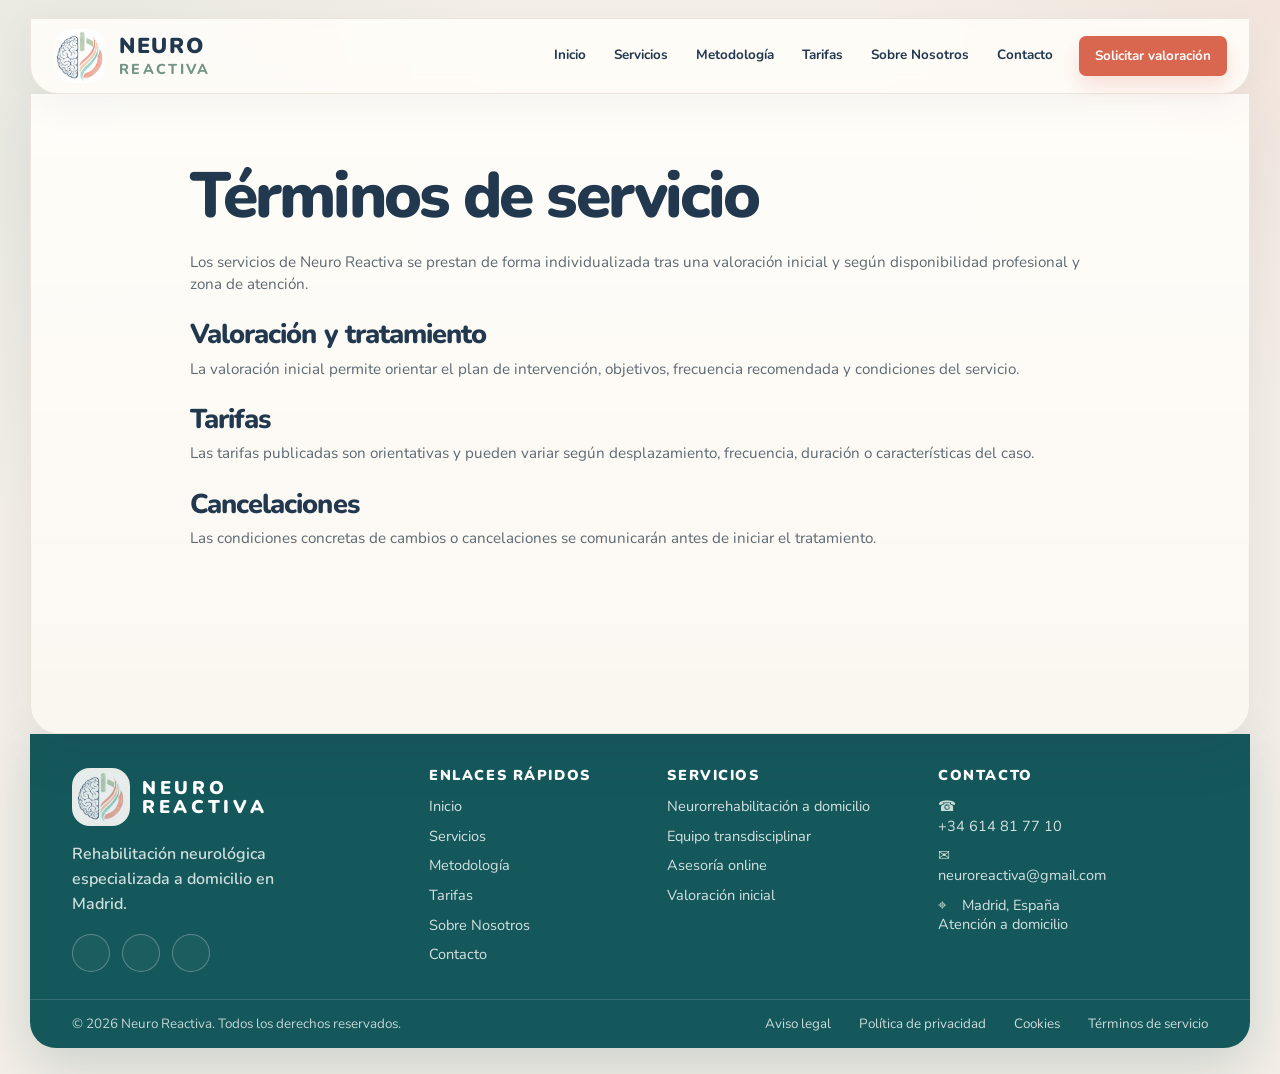
<file: terminos-servicio.html>
<!doctype html>
<html lang="es">
<head>
<meta charset="utf-8">
<meta name="viewport" content="width=device-width, initial-scale=1">
<title>Términos de servicio | Neuro Reactiva</title>
<meta name="description" content="Información legal de Neuro Reactiva.">
<link rel="preconnect" href="https://fonts.googleapis.com">
<link rel="preconnect" href="https://fonts.gstatic.com" crossorigin>
<link href="https://fonts.googleapis.com/css2?family=Nunito:wght;500;600;700;800;900&display=swap" rel="stylesheet">
<link rel="stylesheet" href="style-v38.css">
</head>
<body>
<div class="site">
<header class="nav">
      <a class="brand" href="index.html">
        <img src="logo-neuro-reactiva.png" alt="Neuro Reactiva">
        <div class="brand-name">Neuro<span>Reactiva</span></div>
      </a>
      <nav class="links"><a href="index.html">Inicio</a><a href="servicios.html">Servicios</a><a href="metodologia.html">Metodología</a><a href="tarifas.html">Tarifas</a><a href="sobre-nosotros.html">Sobre Nosotros</a><a href="contacto.html">Contacto</a><a href="solicitar-valoracion.html" class="cta">Solicitar valoración</a></nav>
    </header>
<main><section class="panel"><div class="panel-inner"><div class="legal"><span class="kicker">Condiciones</span><h1>Términos de servicio</h1>
<p>Los servicios de Neuro Reactiva se prestan de forma individualizada tras una valoración inicial y según disponibilidad profesional y zona de atención.</p>
<h2>Valoración y tratamiento</h2><p>La valoración inicial permite orientar el plan de intervención, objetivos, frecuencia recomendada y condiciones del servicio.</p>
<h2>Tarifas</h2><p>Las tarifas publicadas son orientativas y pueden variar según desplazamiento, frecuencia, duración o características del caso.</p>
<h2>Cancelaciones</h2><p>Las condiciones concretas de cambios o cancelaciones se comunicarán antes de iniciar el tratamiento.</p></div></div></section></main>
</div>
<footer class="site-footer">
  <div class="footer-main">
    <div class="footer-brand">
      <a href="index.html" class="footer-logo" aria-label="Neuro Reactiva">
        <img src="logo-neuro-reactiva.png" alt="Neuro Reactiva">
        <span class="footer-wordmark">Neuro<br>Reactiva</span>
      </a>
      <p>Rehabilitación neurológica especializada a domicilio en Madrid.</p>
      <div class="footer-social" aria-label="Redes sociales">
        <a href="https://www.instagram.com/neuroreactiva" target="_blank" rel="noopener" aria-label="Instagram" title="Instagram">IG</a>
        <a href="https://www.facebook.com/profile.php?id=61587282415528" target="_blank" rel="noopener" aria-label="Facebook" title="Facebook">f</a>
        <a href="https://www.linkedin.com/company/neuro-reactiva" target="_blank" rel="noopener" aria-label="LinkedIn" title="LinkedIn">in</a>
      </div>
    </div>
    <div class="footer-col">
      <h2>Enlaces rápidos</h2>
      <a href="index.html">Inicio</a>
      <a href="servicios.html">Servicios</a>
      <a href="metodologia.html">Metodología</a>
      <a href="tarifas.html">Tarifas</a>
      <a href="sobre-nosotros.html">Sobre Nosotros</a>
      <a href="contacto.html">Contacto</a>
    </div>
    <div class="footer-col">
      <h2>Servicios</h2>
      <a href="servicios.html">Neurorrehabilitación a domicilio</a>
      <a href="metodologia.html">Equipo transdisciplinar</a>
      <a href="tarifas.html">Asesoría online</a>
      <a href="solicitar-valoracion.html">Valoración inicial</a>
    </div>
    <div class="footer-col footer-contact">
      <h2>Contacto</h2>
      <p><span>☎</span> <a href="tel:+34614817710">+34 614 81 77 10</a></p>
      <p><span>✉</span> <a href="mailto:neuroreactiva@gmail.com">neuroreactiva@gmail.com</a></p>
      <p><span>⌖</span> Madrid, España<br>Atención a domicilio</p>
    </div>
  </div>
  <div class="footer-bottom">
    <span>© 2026 Neuro Reactiva. Todos los derechos reservados.</span>
    <nav>
      <a href="aviso-legal.html">Aviso legal</a>
      <a href="politica-privacidad.html">Política de privacidad</a>
      <a href="politica-cookies.html">Cookies</a>
      <a href="terminos-servicio.html">Términos de servicio</a>
    </nav>
  </div>
</footer>
</body>
</html>
</file>
<file: style-v38.css>
:root{
  --paper:#fbf8f3;
  --paper2:#f4efe8;
  --ink:#22384f;
  --muted:#5d6872;
  --sage:#739487;
  --sage2:#b8d0c7;
  --sage3:#e6f0eb;
  --terracotta:#d9664f;
  --sand:#c9bba9;
  --line:#e7ddd2;
  --white:#fffdf9;
  --shadow: 0 18px 55px rgba(34,56,79,.08);
  --r: 28px;
  --max: 1220px;
}
*{box-sizing:border-box}
html{scroll-behavior:smooth}
body{
  margin:0;
  background:
    radial-gradient(circle at 6% 10%, rgba(184,208,199,.22), transparent 28%),
    radial-gradient(circle at 100% 0%, rgba(217,102,79,.08), transparent 25%),
    var(--paper2);
  color:var(--muted);
  font-family: "Nunito Sans", system-ui, -apple-system, BlinkMacSystemFont, "Segoe UI", sans-serif;
  line-height:1.45;
}
a{text-decoration:none;color:inherit}
img{max-width:100%;display:block}
.site{
  width:min(calc(100% - 34px), var(--max));
  margin:18px auto 0;
}
.nav{
  height:76px;
  display:flex;
  align-items:center;
  justify-content:space-between;
  gap:22px;
  padding:0 22px;
  background:rgba(255,253,249,.9);
  border:1px solid rgba(231,221,210,.75);
  border-radius:0 0 30px 30px;
  box-shadow:0 10px 40px rgba(34,56,79,.05);
  backdrop-filter: blur(10px);
  position:sticky;
  top:0;
  z-index:20;
}
.brand{
  display:flex;
  align-items:center;
  gap:12px;
  min-width:170px;
}
.brand img{width:54px;height:54px;object-fit:contain;border-radius:18px}
.brand-name{
  font-family:"Nunito Sans", system-ui, sans-serif;
  color:var(--ink);
  font-weight:700;
  letter-spacing:.14em;
  text-transform:uppercase;
  font-size:1.35rem;
  line-height:1;
}
.brand-name span{display:block;color:var(--sage);letter-spacing:.26em;font-size:.9rem;margin-top:4px}
.links{display:flex;align-items:center;justify-content:flex-end;gap:8px;flex-wrap:wrap}
.links a{
  font-size:.84rem;
  color:var(--ink);
  padding:8px 10px;
  border-bottom:2px solid transparent;
  font-weight:650;
}
.links a.active{border-color:var(--terracotta);color:var(--terracotta)}
.links a.cta{
  background:var(--terracotta);
  color:white;
  border-radius:7px;
  border:0;
  padding:10px 16px;
  margin-left:8px;
  box-shadow:0 10px 20px rgba(217,102,79,.18);
}
.panel{
  position:relative;
  overflow:hidden;
  min-height:640px;
  background:linear-gradient(180deg, rgba(255,253,249,.96), rgba(250,247,241,.98));
  border:1px solid rgba(231,221,210,.75);
  border-top:0;
  box-shadow:var(--shadow);
}
.panel-inner{
  position:relative;
  z-index:2;
  padding:58px 54px 116px;
}
.botanical{
  position:absolute;
  inset:auto auto 40px -18px;
  width:210px;
  height:250px;
  opacity:.24;
  z-index:1;
}
.botanical.right{left:auto;right:-6px;top:140px;bottom:auto;transform:scaleX(-1)}
.botanical path,.botanical circle{
  stroke:#bda996;
  fill:none;
  stroke-width:4;
  stroke-linecap:round;
  stroke-linejoin:round;
}
.wave{
  position:absolute;
  left:0;right:0;bottom:-1px;
  height:118px;
  z-index:0;
}
.wave svg{width:100%;height:100%;display:block}
.kicker{
  display:inline-block;
  color:#6b8c80;
  background:#edf4f0;
  border-radius:999px;
  font-size:.73rem;
  font-weight:800;
  letter-spacing:.07em;
  text-transform:uppercase;
  padding:7px 12px;
}
h1,h2,h3{
  color:var(--ink);
  font-family:"Nunito Sans", system-ui, sans-serif;
  font-weight:650;
  margin:0;
}
h1{
  font-size:clamp(2.3rem, 5vw, 4.1rem);
  line-height:1.02;
  letter-spacing:-.02em;
}
h2{
  font-size:clamp(2rem, 4vw, 3.2rem);
  line-height:1.05;
  letter-spacing:-.015em;
}
h3{font-size:1.7rem;line-height:1.08}
p{margin:0}
.lead{
  font-size:1rem;
  color:#53616b;
  max-width:34rem;
}
.hero-grid{
  display:grid;
  grid-template-columns:.86fr 1.14fr;
  gap:46px;
  align-items:center;
}
.hero-copy{max-width:470px}
.hero-copy h1{margin:22px 0 16px}
.actions{display:flex;gap:14px;flex-wrap:wrap;margin:28px 0 28px}
.btn{
  display:inline-flex;
  align-items:center;
  justify-content:center;
  border-radius:7px;
  padding:13px 20px;
  font-weight:800;
  font-size:.88rem;
  border:1px solid transparent;
  transition:.2s;
}
.btn.primary{background:var(--terracotta);color:white}
.btn.secondary{background:transparent;color:var(--ink);border-color:#b9cabf}
.hero-img{
  position:relative;
  height:380px;
  border-radius:42% 58% 48% 52% / 34% 30% 70% 66%;
  overflow:hidden;
  background:#edf1ec;
  box-shadow:var(--shadow);
}
.hero-img img{width:100%;height:100%;object-fit:cover}
.round-seal{
  position:absolute;
  right:44px;
  bottom:72px;
  width:116px;height:116px;
  background:#fffdf9;
  border:1px solid #e7ddd2;
  border-radius:50%;
  display:grid;
  place-items:center;
  text-align:center;
  color:var(--sage);
  font-size:.72rem;
  text-transform:uppercase;
  letter-spacing:.12em;
  font-weight:800;
  transform:rotate(-10deg);
  box-shadow:0 14px 34px rgba(34,56,79,.08);
}
.mini-row{
  display:grid;
  grid-template-columns:repeat(3,1fr);
  gap:26px;
  max-width:560px;
}
.mini{
  display:flex;align-items:center;gap:10px;
  color:#53616b;font-size:.9rem;
}
.mini .ico{
  width:36px;height:36px;border-radius:50%;
  border:1px solid #dccfc2;
  display:grid;place-items:center;
  color:var(--sage);
}
.center{
  text-align:center;
  max-width:740px;
  margin:0 auto 38px;
}
.center h1,.center h2{margin:12px 0 12px}
.center .lead{margin:0 auto}
.cards{
  display:grid;
  gap:20px;
}
.cards.services{grid-template-columns:repeat(5,1fr)}
.cards.four{grid-template-columns:repeat(4,1fr)}
.card{
  background:rgba(255,253,249,.72);
  border:1px solid rgba(231,221,210,.88);
  border-radius:16px;
  padding:24px 20px;
  min-height:188px;
  box-shadow:0 10px 30px rgba(34,56,79,.035);
}
.icon{
  width:56px;height:56px;border-radius:50%;
  background:#f2ece4;
  display:grid;place-items:center;
  margin:0 auto 18px;
  color:var(--sage);
  font-size:1.45rem;
}
.card:nth-child(2n) .icon{background:#f7e9e3;color:var(--terracotta)}
.card h3{text-align:center;font-size:1.55rem;margin-bottom:10px}
.card p{text-align:center;font-size:.9rem;color:#586672}
.note{
  margin:28px auto 0;
  max-width:920px;
  border-radius:18px;
  background:linear-gradient(90deg, #eef5f1, #fbf8f3);
  border:1px solid #dce8e2;
  padding:18px 22px;
  color:#53675f;
  font-size:.95rem;
}
.path{
  position:relative;
  margin:24px auto 34px;
  display:grid;
  grid-template-columns:repeat(4,1fr);
  gap:12px;
  max-width:1020px;
}
.path:before{
  content:"";
  position:absolute;
  left:8%;
  right:8%;
  top:54px;
  height:2px;
  background:var(--sage);
  opacity:.75;
  z-index:0;
}
.step{
  position:relative;
  z-index:1;
  text-align:center;
  padding:0 12px;
}
.step-num{
  width:64px;height:64px;border-radius:50%;
  display:grid;place-items:center;
  background:#f9f6f0;
  border:2px solid var(--sage);
  color:var(--sage);
  margin:0 auto 12px;
  font-weight:900;
}
.step h3{font-size:1.35rem;margin-bottom:6px}
.step p{font-size:.86rem;color:#5e6971;max-width:22ch;margin:0 auto}
.areas-title{text-align:center;margin:32px 0 16px;font-size:1.45rem}
.areas{
  display:grid;
  grid-template-columns:repeat(4,1fr);
  gap:14px;
}
.area{
  background:#fffdf9;
  border:1px solid #e7ddd2;
  border-radius:14px;
  padding:17px 15px;
  display:grid;
  grid-template-columns:44px 1fr;
  gap:12px;
  align-items:start;
}
.area .area-icon{
  width:42px;height:42px;border-radius:50%;
  background:#edf4f0;
  display:grid;place-items:center;color:var(--sage)
}
.area strong{display:block;color:var(--ink);font-size:.96rem;margin-bottom:4px}
.area span{font-size:.82rem;color:#59656e}
.bottom-ribbon{
  position:absolute;left:0;right:0;bottom:0;
  height:54px;
  background:#91ada4;
  display:flex;align-items:center;justify-content:center;
  color:white;font-weight:750;font-size:.93rem;
  z-index:3;
}
.price-grid{
  display:grid;
  grid-template-columns:repeat(3,1fr);
  gap:22px;
  max-width:820px;
  margin:0 auto;
}
.price{
  min-height:210px;
  text-align:center;
}
.price strong{
  display:block;
  color:var(--ink);
  font-family:"Nunito Sans", system-ui, sans-serif;
  font-size:1.5rem;
  margin-bottom:12px;
}
.amount{
  display:block;
  color:var(--ink);
  font-family:"Nunito Sans", system-ui, sans-serif;
  font-size:4.2rem;
  line-height:1;
}
.amount.small{font-size:2rem;margin-top:22px}
.price span{display:block;color:#5d6872}
.cta-center{text-align:center;margin-top:28px}
.about-grid{
  display:grid;
  grid-template-columns:430px 1fr;
  gap:56px;
  align-items:center;
}
.portrait-blob{
  height:420px;
  background:#eee7dd;
  border-radius:45% 55% 60% 40% / 35% 36% 64% 65%;
  overflow:hidden;
  box-shadow:var(--shadow);
}
.portrait-blob img{width:100%;height:100%;object-fit:cover;object-position:center top}
.about-text h1{margin:10px 0 6px}
.role{color:var(--sage);font-weight:800;margin-bottom:18px}
.signature{
  color:var(--ink);
  font-family:"Nunito Sans", system-ui, sans-serif;
  font-size:1.4rem;
  margin:20px 0;
  font-style:italic;
}
.stats{
  display:grid;
  grid-template-columns:repeat(3,1fr);
  gap:16px;
  margin-top:24px;
}
.stat{
  background:#fffdf9;
  border:1px solid #e7ddd2;
  border-radius:16px;
  text-align:center;
  padding:18px 12px;
}
.stat b{
  display:block;
  font-family:"Nunito Sans", system-ui, sans-serif;
  font-size:2.3rem;
  color:var(--ink);
  line-height:1;
}
.stat span{font-size:.86rem}
.contact-grid{
  display:grid;
  grid-template-columns:.85fr 1.15fr;
  gap:44px;
  align-items:start;
}
.info-list{
  display:grid;gap:12px;margin-top:26px;
}
.info{
  display:grid;
  grid-template-columns:44px 1fr;
  gap:12px;
  align-items:center;
  background:#eff5f1;
  border-radius:14px;
  padding:13px 14px;
}
.info b{display:block;color:var(--ink);font-size:.94rem}
.info span{font-size:.9rem}
.form{
  background:#fffdf9;
  border:1px solid #e7ddd2;
  border-radius:18px;
  padding:24px;
  box-shadow:0 10px 28px rgba(34,56,79,.04);
}
.form h2{font-size:2.1rem;margin-bottom:18px}
.form-grid{display:grid;gap:12px}
.two{display:grid;grid-template-columns:1fr 1fr;gap:12px}
input,textarea,select{
  width:100%;
  border:1px solid #e1d6ca;
  border-radius:8px;
  background:white;
  padding:13px 14px;
  font:inherit;
  color:#53616b;
}
textarea{min-height:140px;resize:vertical}
.footer{
  width:min(calc(100% - 34px), var(--max));
  margin:0 auto 26px;
  padding:18px 24px;
  display:flex;
  justify-content:space-between;
  gap:16px;
  flex-wrap:wrap;
  color:#7c858c;
  font-size:.85rem;
}
.footer a{margin-left:16px}
.legal{
  max-width:900px;
  margin:0 auto;
}
.legal h1{margin:12px 0 22px}
.legal h2{font-size:1.7rem;margin:26px 0 8px}
.legal p,.legal li{font-size:.95rem}
@media(max-width:1000px){
  .nav{height:auto;align-items:flex-start;flex-direction:column;border-radius:0 0 22px 22px;padding:16px}
  .links{justify-content:flex-start}
  .hero-grid,.about-grid,.contact-grid{grid-template-columns:1fr}
  .hero-img{height:310px}
  .round-seal{display:none}
  .cards.services{grid-template-columns:repeat(2,1fr)}
  .areas,.cards.four,.price-grid,.stats{grid-template-columns:repeat(2,1fr)}
  .path{grid-template-columns:1fr}
  .path:before{left:50%;right:auto;top:32px;bottom:32px;height:auto;width:2px}
  .step{padding:0 0 18px}
}
@media(max-width:640px){
  .site{width:calc(100% - 18px);margin-top:8px}
  .panel-inner{padding:34px 22px 96px}
  .panel{min-height:auto}
  .links a{font-size:.78rem;padding:7px 8px}
  h1{font-size:2.45rem}
  h2{font-size:2.1rem}
  .mini-row,.cards.services,.cards.four,.areas,.price-grid,.stats,.two{grid-template-columns:1fr}
  .footer{width:calc(100% - 18px)}
  .footer a{margin-left:0;margin-right:12px}
  .portrait-blob{height:340px}
}


/* --- Ajustes v32: tipografía redondeada, hero orgánico, metodología limpia, tarifas y footer --- */
body{font-family:"Nunito Sans", system-ui, -apple-system, BlinkMacSystemFont, "Segoe UI", sans-serif;}
h1,h2,h3,.brand-name,.amount,.price strong,.stat b,.signature{font-family:"Nunito Sans", system-ui, sans-serif;}
h1{font-weight:850;letter-spacing:-.045em;}
h2{font-weight:830;letter-spacing:-.035em;}
h3{font-weight:800;letter-spacing:-.02em;}
.lead{font-size:1.03rem;line-height:1.65;}
.brand-name{font-weight:900;letter-spacing:.12em}.brand-name span{font-weight:800;letter-spacing:.2em;}
.hero-grid{grid-template-columns:.92fr 1.08fr;}
.hero-art{position:relative;height:390px;border-radius:42px;overflow:hidden;background:linear-gradient(135deg,#fffdf9 0%,#eef5f1 48%,#f6ece6 100%);border:1px solid rgba(231,221,210,.86);box-shadow:var(--shadow);}
.hero-logo-card{position:absolute;left:50%;top:50%;transform:translate(-50%,-50%);width:min(310px,70%);padding:30px 28px;background:rgba(255,253,249,.78);border:1px solid rgba(231,221,210,.8);border-radius:32px;box-shadow:0 24px 55px rgba(34,56,79,.08);backdrop-filter:blur(10px);z-index:3;text-align:center;}
.hero-logo-card img{width:150px;margin:0 auto 16px;opacity:.95;}
.hero-card-text{font-weight:900;color:var(--ink);letter-spacing:.18em;text-transform:uppercase;font-size:.92rem;}
.line-art{position:absolute;inset:0;width:100%;height:100%;z-index:2;}
.line-art path{fill:none;stroke:#6f968a;stroke-width:4;stroke-linecap:round;opacity:.48;}
.line-art path:nth-child(2){stroke:#d9664f;opacity:.25}.line-art path:nth-child(3){stroke:#c9bba9;opacity:.45}
.line-art circle{fill:#6f968a;opacity:.45;}
.soft-blob{position:absolute;border-radius:999px;filter:blur(1px);opacity:.45;}
.soft-blob.one{width:240px;height:240px;right:-70px;top:-60px;background:#dbe9e4;}.soft-blob.two{width:260px;height:190px;left:-80px;bottom:-70px;background:#f1d7ce;}
.round-seal{display:none!important;}
.card{border-radius:22px;padding:24px 22px;transition:transform .18s ease, box-shadow .18s ease;}
.card:hover{transform:translateY(-3px);box-shadow:0 18px 38px rgba(34,56,79,.07);}
.icon,.area .area-icon,.info .ico{font-family:"Nunito Sans", system-ui, sans-serif;}
.line-icon{font-size:1.55rem;background:#edf4f0;color:#678d81;border:1px solid #d9e6df;filter:saturate(.65);}
.service-card:nth-child(2n) .line-icon{background:#f8ede8;color:#c95f4c;border-color:#ead8cf;}
.service-card:nth-child(4) .line-icon{background:#edf4f0;color:#678d81;border-color:#d9e6df;}
.method-layout .method-heading{max-width:840px;margin-bottom:34px;}.method-heading h1{max-width:700px;margin:14px 0 14px;}.method-heading .lead{max-width:760px;}
.path-clean{gap:20px;margin:20px auto 40px;max-width:1080px;align-items:stretch;}
.path-clean:before{left:9%;right:9%;top:44px;background:linear-gradient(90deg,#7b9f93,#d9664f);opacity:.38;height:3px;border-radius:999px;}
.path-clean .step{background:rgba(255,253,249,.8);border:1px solid rgba(231,221,210,.85);border-radius:22px;padding:18px 14px 20px;box-shadow:0 10px 28px rgba(34,56,79,.04);}
.path-clean .step-num{width:54px;height:54px;background:#fffdf9;border:2px solid #86a79b;color:#2c5149;font-weight:900;margin-bottom:14px;font-size:1.05rem;}
.path-clean .step h3{font-size:1.16rem;margin-bottom:8px;}.path-clean .step p{font-size:.92rem;line-height:1.45;max-width:24ch;}
.areas-soft .area{border-radius:20px;grid-template-columns:48px 1fr;padding:18px;}.area .area-icon{font-size:1.18rem;border:1px solid #dbe8e1;filter:saturate(.65);}
.method-note{max-width:980px;}
.pricing-layout .panel-inner,.pricing-layout{} 
.pricing-head{margin-bottom:30px;}.pricing-head h1{max-width:760px;margin-inline:auto;}.pricing-head .lead{max-width:690px;}
.price-grid-clean{grid-template-columns:repeat(4,1fr);max-width:1060px;gap:18px;}
.price{min-height:240px;text-align:left;display:flex;flex-direction:column;align-items:flex-start;justify-content:flex-start;}
.price strong{font-size:1.2rem;font-weight:850;line-height:1.25;min-height:42px;}
.amount{font-size:3.2rem;font-weight:900;letter-spacing:-.05em;margin:4px 0 6px;}
.amount.small{font-size:1.45rem;font-weight:900;line-height:1.15;margin:12px 0 8px;color:#2d4357;}
.price span{font-size:.94rem;}.price p{font-size:.9rem;line-height:1.45;color:#5c6870;margin-top:10px;}.price ul{margin:8px 0 0;padding-left:18px;color:#59656e;font-size:.88rem;line-height:1.5;}
.price-feature{background:linear-gradient(180deg,#fffdf9,#eef5f1);border-color:#cfe0d8;}
.tarifa-note{max-width:900px;margin:24px auto 0;display:flex;justify-content:center;gap:10px;flex-wrap:wrap;}.tarifa-note span{background:#fffdf9;border:1px solid #e6ddd2;border-radius:999px;padding:9px 14px;color:#53675f;font-size:.88rem;font-weight:750;}
.about-layout-v2{padding-bottom:128px;}.about-intro{max-width:840px;margin-bottom:24px;}.about-intro h1{margin:14px 0 14px;max-width:760px;}.stats-wide{max-width:760px;margin:26px 0 28px;}.team-strip{display:grid;grid-template-columns:repeat(4,1fr);gap:14px;margin:0 0 34px;}
.founder-card{display:grid;grid-template-columns:170px 1fr;gap:24px;align-items:center;max-width:860px;background:rgba(255,253,249,.78);border:1px solid rgba(231,221,210,.88);border-radius:24px;padding:20px;box-shadow:0 12px 30px rgba(34,56,79,.045);}
.founder-photo{height:150px;border-radius:35% 65% 60% 40% / 42% 38% 62% 58%;overflow:hidden;background:#eee7dd;}.founder-photo img{width:100%;height:100%;object-fit:cover;object-position:center top;}.founder-card h2{font-size:1.7rem;margin-bottom:4px;}.founder-card .role{margin-bottom:8px}.founder-card p{font-size:.95rem;line-height:1.58;color:#53616b;}
.info a{color:inherit;text-decoration:none;}.info a:hover{text-decoration:underline;}
.site-footer{width:min(calc(100% - 34px), var(--max));margin:0 auto 26px;background:#0f4a4b;color:rgba(255,255,255,.84);border-radius:0 0 26px 26px;overflow:hidden;box-shadow:0 18px 55px rgba(15,74,75,.18);}
.footer-main{display:grid;grid-template-columns:1.45fr .9fr 1.05fr 1.25fr;gap:44px;padding:38px 42px 28px;}.footer-logo{display:flex;align-items:center;gap:12px;}.footer-logo img{width:190px;max-width:100%;filter:brightness(0) invert(1);opacity:.9;}.footer-brand p{max-width:260px;margin:16px 0 18px;line-height:1.55;color:rgba(255,255,255,.8);font-weight:700;}.footer-social{display:flex;gap:12px}.footer-social a{width:36px;height:36px;border-radius:50%;border:1px solid rgba(255,255,255,.35);display:grid;place-items:center;color:white;font-weight:850;font-size:.85rem;}
.footer-col h2{font-size:.9rem;text-transform:uppercase;letter-spacing:.11em;color:white;margin:0 0 14px;font-weight:900;}.footer-col a,.footer-col p{display:block;color:rgba(255,255,255,.82);font-size:.93rem;margin:0 0 10px;line-height:1.35;}.footer-col a:hover{text-decoration:underline;}.footer-contact p span{display:inline-block;width:20px;color:#c9ddd6;}
.footer-bottom{border-top:1px solid rgba(255,255,255,.14);display:flex;justify-content:space-between;gap:18px;align-items:center;padding:16px 42px;color:rgba(255,255,255,.74);font-size:.84rem;flex-wrap:wrap;}.footer-bottom nav{display:flex;gap:28px;flex-wrap:wrap;}.footer-bottom a{color:rgba(255,255,255,.78);}
.footer{display:none!important;}
@media(max-width:1000px){.hero-grid{grid-template-columns:1fr}.hero-art{height:330px}.price-grid-clean,.team-strip,.footer-main{grid-template-columns:repeat(2,1fr)}.path-clean:before{display:none}.path-clean .step{text-align:left}.path-clean .step-num{margin-left:0}.footer-main{gap:26px}.footer-bottom{align-items:flex-start}.founder-card{grid-template-columns:140px 1fr}.team-strip{grid-template-columns:repeat(2,1fr)}}
@media(max-width:640px){.hero-art{height:300px}.hero-logo-card{width:78%;padding:22px}.hero-logo-card img{width:120px}.price-grid-clean,.team-strip,.footer-main{grid-template-columns:1fr}.tarifa-note{justify-content:flex-start}.founder-card{grid-template-columns:1fr}.founder-photo{width:150px}.site-footer{width:calc(100% - 18px);border-radius:0 0 20px 20px}.footer-main{padding:30px 22px}.footer-bottom{padding:16px 22px}.footer-bottom nav{gap:14px}.footer-logo img{width:170px}.path-clean .step{text-align:center}.path-clean .step-num{margin-left:auto}}

/* Footer logo refinado para usar el logotipo real sin invertir colores */
.footer-logo img{width:58px;height:58px;object-fit:cover;border-radius:18px;filter:none;background:#fffdf9;padding:4px;}
.footer-wordmark{display:block;color:white;text-transform:uppercase;letter-spacing:.20em;font-weight:900;line-height:1.05;font-size:1.15rem;}
@media(max-width:640px){.footer-logo img{width:54px;height:54px}.footer-wordmark{font-size:1.05rem}}

/* --- Ajustes v33 --- */
body{font-family:"Nunito",system-ui,-apple-system,BlinkMacSystemFont,"Segoe UI",sans-serif;}
h1,h2,h3,.brand-name,.amount,.price strong,.stat b,.signature,.btn{font-family:"Nunito",system-ui,sans-serif;}
.brand-name{letter-spacing:.08em}.brand-name span{letter-spacing:.16em}
.nav{border-radius:0 0 28px 28px}
.panel{border-radius:0 0 28px 28px}
.links a{font-weight:700}
.kicker{display:none}
/* Home cover */
.home-hero-panel{min-height:auto}
.hero-cover-home{padding:42px 46px 112px;}
.cover-frame{position:relative;min-height:520px;border-radius:34px;background:linear-gradient(180deg,rgba(255,253,249,.95),rgba(250,247,241,.98));overflow:hidden;border:1px solid rgba(231,221,210,.8);display:flex;align-items:center;justify-content:center;padding:40px 28px 92px;box-shadow:0 18px 55px rgba(34,56,79,.05)}
.cover-left-blur{position:absolute;left:-24px;bottom:58px;width:260px;height:280px;background:radial-gradient(circle at 40% 40%, rgba(156,182,168,.16), rgba(156,182,168,0) 70%), radial-gradient(circle at 35% 65%, rgba(206,214,192,.34), rgba(206,214,192,0) 48%);filter:blur(1px)}
.cover-soft-right{position:absolute;right:-100px;top:40px;width:420px;height:420px;border-radius:999px;background:radial-gradient(circle, rgba(220,214,205,.18), rgba(220,214,205,0) 70%)}
.cover-center{position:relative;z-index:2;text-align:center;max-width:620px;padding:10px 20px}
.cover-logo{width:112px;margin:0 auto 18px;opacity:.95}
.cover-wordmark{font-size:clamp(3.3rem,7vw,5rem);line-height:.9;letter-spacing:.23em;color:var(--ink);font-weight:300}
.cover-wordmark span{display:block;color:#6f968a;letter-spacing:.3em;font-weight:400;font-size:.76em;margin-top:10px}
.cover-divider{width:82px;height:2px;background:#c8b8a5;margin:20px auto 18px;border-radius:999px}
.cover-subtitle{font-size:1.24rem;letter-spacing:.17em;text-transform:uppercase;color:#283a4c;font-weight:700}
.cover-location{margin-top:12px;font-size:1.42rem;letter-spacing:.26em;text-transform:uppercase;color:#6f968a;font-weight:700}
.cover-copy{margin:24px auto 0;max-width:40rem;font-size:1.03rem;line-height:1.7;color:#5a686f}
.cover-actions{display:flex;gap:14px;justify-content:center;flex-wrap:wrap;margin-top:28px}
.cover-line-art{position:absolute;right:26px;top:30px;width:290px;height:300px;opacity:.24}.cover-line-art path,.cover-line-art circle{stroke:#c3b7ab;fill:none;stroke-width:4;stroke-linecap:round;stroke-linejoin:round}.cover-line-art circle{fill:#c3b7ab;stroke:none}
.home-wave{position:absolute;left:0;right:0;bottom:-1px;height:74px}.home-wave svg{width:100%;height:100%;display:block}
.cover-botanical{opacity:.15;top:68px}
.home-points{display:grid;grid-template-columns:repeat(3,1fr);gap:16px;max-width:980px;margin:22px auto 0}
.point{display:grid;grid-template-columns:46px 1fr;gap:14px;align-items:start;background:rgba(255,253,249,.78);border:1px solid rgba(231,221,210,.85);border-radius:18px;padding:16px 16px 15px;box-shadow:0 8px 24px rgba(34,56,79,.035)}
.point span{width:34px;height:34px;border-radius:50%;display:grid;place-items:center;background:#edf4f0;color:#486e64;font-weight:900}.point strong{display:block;color:var(--ink);font-size:.98rem;margin-bottom:4px}.point p{font-size:.88rem;line-height:1.45;color:#5b6770}
/* Icons and cards */
.letter-icon{font-size:.95rem;font-weight:900;letter-spacing:.08em}
.letter-icon.small{font-size:.8rem;width:42px;height:42px}
.service-card h3{font-size:1.36rem;line-height:1.12;min-height:3.2em}
.service-card p{font-size:.92rem;line-height:1.52}
.card.service-card{min-height:204px}
.icon.line-icon{font-size:.94rem;font-weight:900;letter-spacing:.07em}
.line-icon{background:#f5efe8;color:#6f968a;border:1px solid #e4d8cd}
.service-card:nth-child(2n) .line-icon,.service-card:nth-child(4) .line-icon{background:#edf4f0;color:#6f968a;border-color:#d9e6df}
/* Methodology */
.method-layout .method-heading{max-width:860px;margin:0 auto 34px;text-align:center}
.method-layout .path-clean{margin-top:6px;gap:18px}.path-clean .step{padding:22px 16px 24px}.path-clean .step h3{font-size:1.14rem;line-height:1.2}.path-clean .step p{font-size:.9rem;line-height:1.56;max-width:25ch}.areas-title{margin:38px 0 18px}
.areas-soft .area{border-radius:18px;padding:18px 16px;grid-template-columns:46px 1fr;box-shadow:0 8px 24px rgba(34,56,79,.03)}
/* Pricing */
.price-grid-clean .price strong{min-height:54px;font-size:1.14rem;display:flex;align-items:flex-end}.amount{font-size:3rem}.amount.small{font-size:1.6rem;line-height:1.2}.price ul{margin-top:10px}.price p{margin-top:12px}
/* About */
.therapy-chain{position:relative;display:grid;grid-template-columns:repeat(5,1fr);gap:14px;align-items:start;max-width:1100px;margin:12px auto 36px}.therapy-line{position:absolute;left:8%;right:8%;top:38px;height:2px;background:linear-gradient(90deg,#86a99e,#d9cec1);opacity:.8;z-index:0}
.therapy-node{position:relative;z-index:1;text-align:center;padding:0 8px}.therapy-circle{width:76px;height:76px;border-radius:50%;margin:0 auto 12px;display:grid;place-items:center;background:#fffdf9;border:2px solid #86a99e;box-shadow:0 10px 24px rgba(34,56,79,.05);color:#486e64;font-weight:900;letter-spacing:.08em}.therapy-node strong{display:block;color:var(--ink);font-size:1rem;line-height:1.24;margin-bottom:5px}.therapy-node span{display:block;color:#5f6b73;font-size:.88rem;line-height:1.45;max-width:18ch;margin:0 auto}
.founder-card-small{max-width:760px;margin:0 auto;background:rgba(255,253,249,.72)}
/* Footer */
.site-footer{background:#15585b}.footer-main{padding:34px 42px 24px}.footer-social a{font-size:.78rem;font-weight:800;width:38px;height:38px;border-color:rgba(255,255,255,.28);background:rgba(255,255,255,.03)}.footer-social a:hover{background:rgba(255,255,255,.09)}
.footer-col a,.footer-col p{font-size:.91rem}.footer-brand p{font-weight:600}
.footer-bottom{padding:14px 42px}
@media(max-width:1000px){.home-points,.therapy-chain{grid-template-columns:1fr 1fr}.therapy-line{display:none}.cover-frame{min-height:480px}.cover-line-art{width:220px;height:230px}}
@media(max-width:640px){.hero-cover-home{padding:26px 20px 94px}.cover-frame{padding:28px 18px 74px;min-height:430px}.cover-wordmark{font-size:2.6rem}.cover-subtitle{font-size:.96rem;letter-spacing:.12em}.cover-location{font-size:1.04rem}.cover-copy{font-size:.95rem}.home-points,.therapy-chain{grid-template-columns:1fr}.point{grid-template-columns:40px 1fr}.cover-line-art{display:none}.cover-logo{width:88px}.site-footer{border-radius:0 0 20px 20px}}

/* --- Ajustes v34 --- */
body{font-family:"Nunito",system-ui,-apple-system,BlinkMacSystemFont,"Segoe UI",sans-serif}
h1,h2,h3,.brand-name,.amount,.stat b,.signature,.btn{font-family:"Nunito",system-ui,sans-serif}
.cover-logo-clean{background:transparent;filter:drop-shadow(0 4px 8px rgba(0,0,0,.03))}
.cover-floral-left{position:absolute;left:44px;bottom:72px;width:160px;height:175px;opacity:.17}.cover-floral-left path,.cover-floral-left circle{stroke:#c9bba9;fill:none;stroke-width:4;stroke-linecap:round;stroke-linejoin:round}.cover-floral-left circle{fill:#c9bba9;stroke:none}
.cover-frame{min-height:540px}.cover-logo{width:118px}.home-wave{height:58px}.cover-line-art{opacity:.2}.cover-copy{max-width:38rem}
.svg-holder{display:grid;place-items:center}.line-svg{width:34px;height:34px;stroke:#6f968a;stroke-width:2.4;fill:none;stroke-linecap:round;stroke-linejoin:round}
.small-icon .line-svg{width:26px;height:26px}
.service-card .icon{background:#fffaf5;border-color:#e7ddd2}.service-card:nth-child(2n) .icon,.service-card:nth-child(4) .icon{background:#f2f7f4;border-color:#d9e6df}
/* circular methodology */
.path-circles{position:relative;display:grid;grid-template-columns:repeat(4,1fr);gap:18px;max-width:1080px;margin:30px auto 28px}.path-circles:before{content:"";position:absolute;left:8%;right:8%;top:118px;height:0;border-top:2px dashed #86a99e;opacity:.8;z-index:0}.circle-step{padding:0;display:flex;justify-content:center}.circle-step-inner{position:relative;z-index:1;width:220px;height:220px;border-radius:50%;background:rgba(255,253,249,.96);border:1px solid #e4d8cd;box-shadow:0 12px 28px rgba(34,56,79,.04);display:flex;flex-direction:column;align-items:center;justify-content:center;padding:26px 22px;text-align:center}.circle-step .step-num{margin:0 0 8px;width:42px;height:42px;background:#edf4f0}.circle-step h3{font-size:1.08rem;margin-bottom:8px}.circle-step p{font-size:.86rem;line-height:1.45;max-width:16ch}
/* about dynamic diagram */
.therapy-orbit{position:relative;max-width:980px;height:420px;margin:26px auto 38px}.orbit-center{position:absolute;left:50%;top:50%;transform:translate(-50%,-50%);width:176px;height:176px;border-radius:50%;background:#fffdf9;border:1px solid #e4d8cd;display:grid;place-items:center;text-align:center;color:var(--ink);font-weight:800;letter-spacing:.06em;box-shadow:0 12px 30px rgba(34,56,79,.05)}
.orbit-node{position:absolute;text-align:center;width:170px}.orbit-node strong{display:block;font-size:.95rem;line-height:1.25;color:var(--ink);margin-top:8px}.orbit-node:after{content:"";position:absolute;left:50%;top:50%;width:130px;height:2px;background:linear-gradient(90deg,#86a99e,#d7cabd);transform-origin:left center;z-index:0;opacity:.7}.orbit-node .therapy-circle{position:relative;z-index:1;background:#fffdf9}
.orbit-1{left:50%;top:0;transform:translateX(-50%)}.orbit-1:after{transform:rotate(90deg)}
.orbit-2{right:40px;top:90px}.orbit-2:after{transform:rotate(152deg);width:116px}
.orbit-3{right:84px;bottom:14px}.orbit-3:after{transform:rotate(212deg);width:130px}
.orbit-4{left:84px;bottom:14px}.orbit-4:after{transform:rotate(-32deg);width:130px}
.orbit-5{left:40px;top:90px}.orbit-5:after{transform:rotate(28deg);width:116px}
.founder-card .founder-photo{width:180px;height:180px;border-radius:28px;overflow:hidden;flex:0 0 180px}.founder-card{display:flex;gap:22px;align-items:center;padding:22px;border:1px solid #e7ddd2;border-radius:22px}
/* pricing */
.amount-inline{display:block;color:var(--ink);font-family:"Nunito",system-ui,sans-serif;font-size:2.1rem;line-height:1.15;font-weight:800;margin:.5rem 0}.price-inline-sub{display:block;color:#6a747d;font-size:.92rem;margin-top:-4px}.price-grid-clean{grid-template-columns:repeat(2,1fr);max-width:980px}.price-grid-clean .price{min-height:236px;padding:26px 24px}.price-grid-clean .price strong{min-height:auto;display:block}.tarifa-note{display:none}
/* contact zones */
.info-zones{align-items:start}.info-zones .ico{padding-top:4px}.info-zones span{line-height:1.6}.info-zones strong{color:var(--ink)}
@media(max-width:1000px){.path-circles{grid-template-columns:repeat(2,1fr)}.path-circles:before{display:none}.therapy-orbit{height:auto;display:grid;grid-template-columns:1fr 1fr;gap:18px}.orbit-center{position:relative;left:auto;top:auto;transform:none;margin:0 auto;grid-column:1 / -1}.orbit-node{position:relative;left:auto!important;right:auto!important;top:auto!important;bottom:auto!important;width:auto}.orbit-node:after{display:none}}
@media(max-width:640px){.cover-floral-left{display:none}.path-circles{grid-template-columns:1fr}.circle-step-inner{width:100%;max-width:280px;height:280px}.price-grid-clean{grid-template-columns:1fr}.therapy-orbit{grid-template-columns:1fr}.founder-card{flex-direction:column;text-align:center}.founder-card .founder-photo{width:150px;height:150px}}


/* --- Ajustes v35 --- */
.team-diagram-wrap{position:relative;max-width:1000px;height:380px;margin:30px auto 42px}.team-diagram-lines{position:absolute;inset:0;width:100%;height:100%;z-index:0}.team-diagram-lines path{stroke:#c8baaa;stroke-width:3;fill:none;stroke-linecap:round;opacity:.72}.team-center-card{position:absolute;left:50%;top:50%;transform:translate(-50%,-50%);width:280px;min-height:160px;padding:30px 26px;border-radius:34px;background:linear-gradient(180deg,#fffdf9,#f7f2ea);border:1px solid #e6dbcf;box-shadow:0 16px 34px rgba(34,56,79,.05);display:flex;flex-direction:column;align-items:center;justify-content:center;text-align:center;z-index:2}.team-center-card strong{display:block;color:var(--ink);font-size:1.35rem;margin-bottom:8px}.team-center-card span{color:#5f6b73;font-size:.95rem;line-height:1.55}.team-node{position:absolute;width:190px;text-align:center;z-index:1}.team-node strong{display:block;color:var(--ink);font-size:1rem;line-height:1.25;margin:8px 0 6px}.team-node span{display:block;color:#5e6971;font-size:.86rem;line-height:1.46}.node-top{left:50%;top:0;transform:translateX(-50%)}.node-left-top{left:26px;top:72px}.node-right-top{right:26px;top:72px}.node-left-bottom{left:80px;bottom:10px}.node-right-bottom{right:80px;bottom:10px}.founder-philosophy{margin-top:14px;padding-top:14px;border-top:1px solid #eadfd5;line-height:1.65}.founder-philosophy strong{color:var(--ink)}
@media(max-width:1000px){.team-diagram-wrap{height:auto;display:grid;grid-template-columns:1fr 1fr;gap:20px}.team-diagram-lines{display:none}.team-center-card,.team-node{position:relative;left:auto;right:auto;top:auto;bottom:auto;transform:none;width:auto}.team-center-card{grid-column:1 / -1;margin:0 auto}.node-top,.node-left-top,.node-right-top,.node-left-bottom,.node-right-bottom{transform:none}}
@media(max-width:640px){.team-diagram-wrap{grid-template-columns:1fr}.team-center-card{width:auto;padding:24px 20px}}


/* --- Ajustes v37 --- */
.about-layout-v2{padding-bottom:128px}
.team-diagram-wrap{position:relative;max-width:1080px;height:470px;margin:18px auto 34px}
.team-diagram-lines{position:absolute;inset:0;width:100%;height:100%;z-index:0;overflow:visible}
.team-diagram-lines path{stroke:#c8baaa;stroke-width:3;fill:none;stroke-linecap:round;opacity:.68}
.team-center-card{position:absolute;left:50%;top:54%;transform:translate(-50%,-50%);width:252px;min-height:152px;padding:28px 24px;border-radius:34px;background:linear-gradient(180deg,#fffdf9,#f7f2ea);border:1px solid #e6dbcf;box-shadow:0 16px 34px rgba(34,56,79,.05);display:flex;flex-direction:column;align-items:center;justify-content:center;text-align:center;z-index:2}
.team-node{position:absolute;width:170px;text-align:center;z-index:1}
.team-node strong{display:block;color:var(--ink);font-size:1rem;line-height:1.25;margin:8px 0 6px}
.team-node span{display:block;color:#5e6971;font-size:.86rem;line-height:1.46;max-width:18ch;margin:0 auto}
.node-top{left:50%;top:8px;transform:translateX(-50%)}
.node-left-top{left:20px;top:115px}
.node-right-top{right:20px;top:115px}
.node-left-bottom{left:120px;bottom:18px}
.node-right-bottom{right:120px;bottom:18px}
.stats-wide{max-width:820px;margin:10px auto 28px}
.founder-card-small{max-width:820px;margin:0 auto;background:rgba(255,253,249,.72)}
.founder-card p{font-size:.96rem;line-height:1.62;color:#53616b}
.founder-philosophy{display:none}
@media(max-width:1000px){
  .team-diagram-wrap{height:auto;display:grid;grid-template-columns:1fr 1fr;gap:20px;max-width:900px}
  .team-diagram-lines{display:none}
  .team-center-card,.team-node{position:relative;left:auto;right:auto;top:auto;bottom:auto;transform:none;width:auto}
  .team-center-card{grid-column:1 / -1;margin:0 auto}
  .node-top,.node-left-top,.node-right-top,.node-left-bottom,.node-right-bottom{transform:none}
}
@media(max-width:640px){
  .team-diagram-wrap{grid-template-columns:1fr}
  .team-center-card{width:auto;padding:24px 20px}
}


/* --- Ajustes v38: Sobre Nosotros realmente rediseñado y sin solapes --- */
.about-v38{
  padding-bottom:132px;
}
.about-v38 .about-intro{
  max-width:880px;
  margin:0 auto 30px;
  text-align:center;
}
.about-v38 .about-intro h1{
  margin:14px auto 14px;
  max-width:820px;
}
.about-v38 .about-intro .lead{
  margin:0 auto;
  max-width:760px;
}
.team-flow-v38{
  position:relative;
  display:grid;
  grid-template-columns:repeat(5, minmax(135px, 1fr));
  gap:22px;
  max-width:1120px;
  margin:28px auto 34px;
  padding:34px 26px 30px;
  border:1px solid rgba(231,221,210,.86);
  border-radius:36px;
  background:
    radial-gradient(circle at 50% 30%, rgba(184,208,199,.24), transparent 28%),
    linear-gradient(180deg, rgba(255,253,249,.7), rgba(247,242,234,.7));
  box-shadow:0 16px 36px rgba(34,56,79,.045);
}
.team-flow-v38:before{
  content:"";
  position:absolute;
  left:9%;
  right:9%;
  top:96px;
  height:2px;
  background:linear-gradient(90deg, transparent, #86a99e, #d7cabd, transparent);
  z-index:0;
}
.team-flow-center{
  grid-column:1 / -1;
  justify-self:center;
  width:min(430px, 100%);
  text-align:center;
  padding:22px 28px;
  border-radius:28px;
  background:#fffdf9;
  border:1px solid #e4d8cd;
  box-shadow:0 14px 32px rgba(34,56,79,.05);
  position:relative;
  z-index:2;
}
.team-flow-center strong{
  display:block;
  color:var(--ink);
  font-size:1.35rem;
  margin-bottom:6px;
}
.team-flow-center span{
  display:block;
  color:#5f6b73;
  font-size:.95rem;
  line-height:1.55;
}
.team-flow-item{
  position:relative;
  z-index:1;
  text-align:center;
  background:rgba(255,253,249,.82);
  border:1px solid #e7ddd2;
  border-radius:28px;
  padding:22px 14px 20px;
  min-height:210px;
  display:flex;
  flex-direction:column;
  align-items:center;
  justify-content:flex-start;
  box-shadow:0 10px 24px rgba(34,56,79,.035);
}
.team-flow-item .therapy-circle{
  margin-bottom:14px;
  background:#fffdf9;
  width:76px;
  height:76px;
}
.team-flow-item strong{
  color:var(--ink);
  font-size:1rem;
  line-height:1.24;
  margin-bottom:7px;
}
.team-flow-item span{
  color:#5e6971;
  font-size:.86rem;
  line-height:1.45;
  max-width:18ch;
}
.stats-after-diagram{
  max-width:820px;
  margin:0 auto 30px;
}
.about-v38 .founder-card-small{
  max-width:840px;
  margin:0 auto;
}
.about-v38 .founder-card p{
  line-height:1.66;
}
@media(max-width:1000px){
  .team-flow-v38{
    grid-template-columns:repeat(2, minmax(0,1fr));
    padding:28px 22px;
  }
  .team-flow-v38:before{display:none}
  .team-flow-center{grid-column:1 / -1}
}
@media(max-width:640px){
  .team-flow-v38{
    grid-template-columns:1fr;
    border-radius:28px;
    padding:22px 16px;
  }
}
/* --- Parche RRSS: sustituye letras por iconos --- */
.footer-social a{
  font-size:0 !important;
  position:relative;
}
.footer-social a::before{
  content:"";
  width:18px;
  height:18px;
  display:block;
  background-repeat:no-repeat;
  background-position:center;
  background-size:contain;
}
.footer-social a[aria-label="Instagram"]::before{
  background-image:url("data:image/svg+xml,%3Csvg xmlns='http://www.w3.org/2000/svg' viewBox='0 0 24 24' fill='none' stroke='%23fffdf9' stroke-width='2' stroke-linecap='round' stroke-linejoin='round'%3E%3Crect x='3' y='3' width='18' height='18' rx='5'/%3E%3Ccircle cx='12' cy='12' r='4'/%3E%3Ccircle cx='17.5' cy='6.5' r='1' fill='%23fffdf9' stroke='none'/%3E%3C/svg%3E");
}
.footer-social a[aria-label="Facebook"]::before{
  background-image:url("data:image/svg+xml,%3Csvg xmlns='http://www.w3.org/2000/svg' viewBox='0 0 24 24' fill='%23fffdf9'%3E%3Cpath d='M14.2 8.1V6.4c0-.8.3-1.2 1.3-1.2H17V2.3c-.7-.1-1.5-.2-2.2-.2-2.2 0-3.8 1.4-3.8 3.9v2.1H8.5v3.2H11V22h3.3V11.3h2.6l.4-3.2h-3.1z'/%3E%3C/svg%3E");
}
.footer-social a[aria-label="LinkedIn"]::before{
  background-image:url("data:image/svg+xml,%3Csvg xmlns='http://www.w3.org/2000/svg' viewBox='0 0 24 24' fill='%23fffdf9'%3E%3Cpath d='M5 8.8h3.4V20H5V8.8zM6.7 4C7.8 4 8.6 4.8 8.6 5.8S7.8 7.6 6.7 7.6 4.8 6.8 4.8 5.8 5.6 4 6.7 4zM10.7 8.8H14v1.5h.1c.5-.9 1.6-1.8 3.3-1.8 3.5 0 4.1 2.3 4.1 5.3V20h-3.4v-5.5c0-1.3 0-3-1.8-3s-2.1 1.4-2.1 2.9V20h-3.4V8.8z'/%3E%3C/svg%3E");
}
.footer-social a {
  font-size: 0 !important;
}
.footer-social a svg {
  width: 19px;
  height: 19px;
  display: block;
  fill: none;
  stroke: currentColor;
  stroke-width: 1.8;
  stroke-linecap: round;
  stroke-linejoin: round;
}
.footer-social a::before,
.footer-social a::after {
  content: none !important;
  display: none !important;
  background: none !important;
}

.footer-social a {
  font-size: 0 !important;
}

.footer-social a svg {
  width: 19px;
  height: 19px;
  display: block;
  fill: none;
  stroke: currentColor;
  stroke-width: 1.8;
  stroke-linecap: round;
  stroke-linejoin: round;
}
</file>
